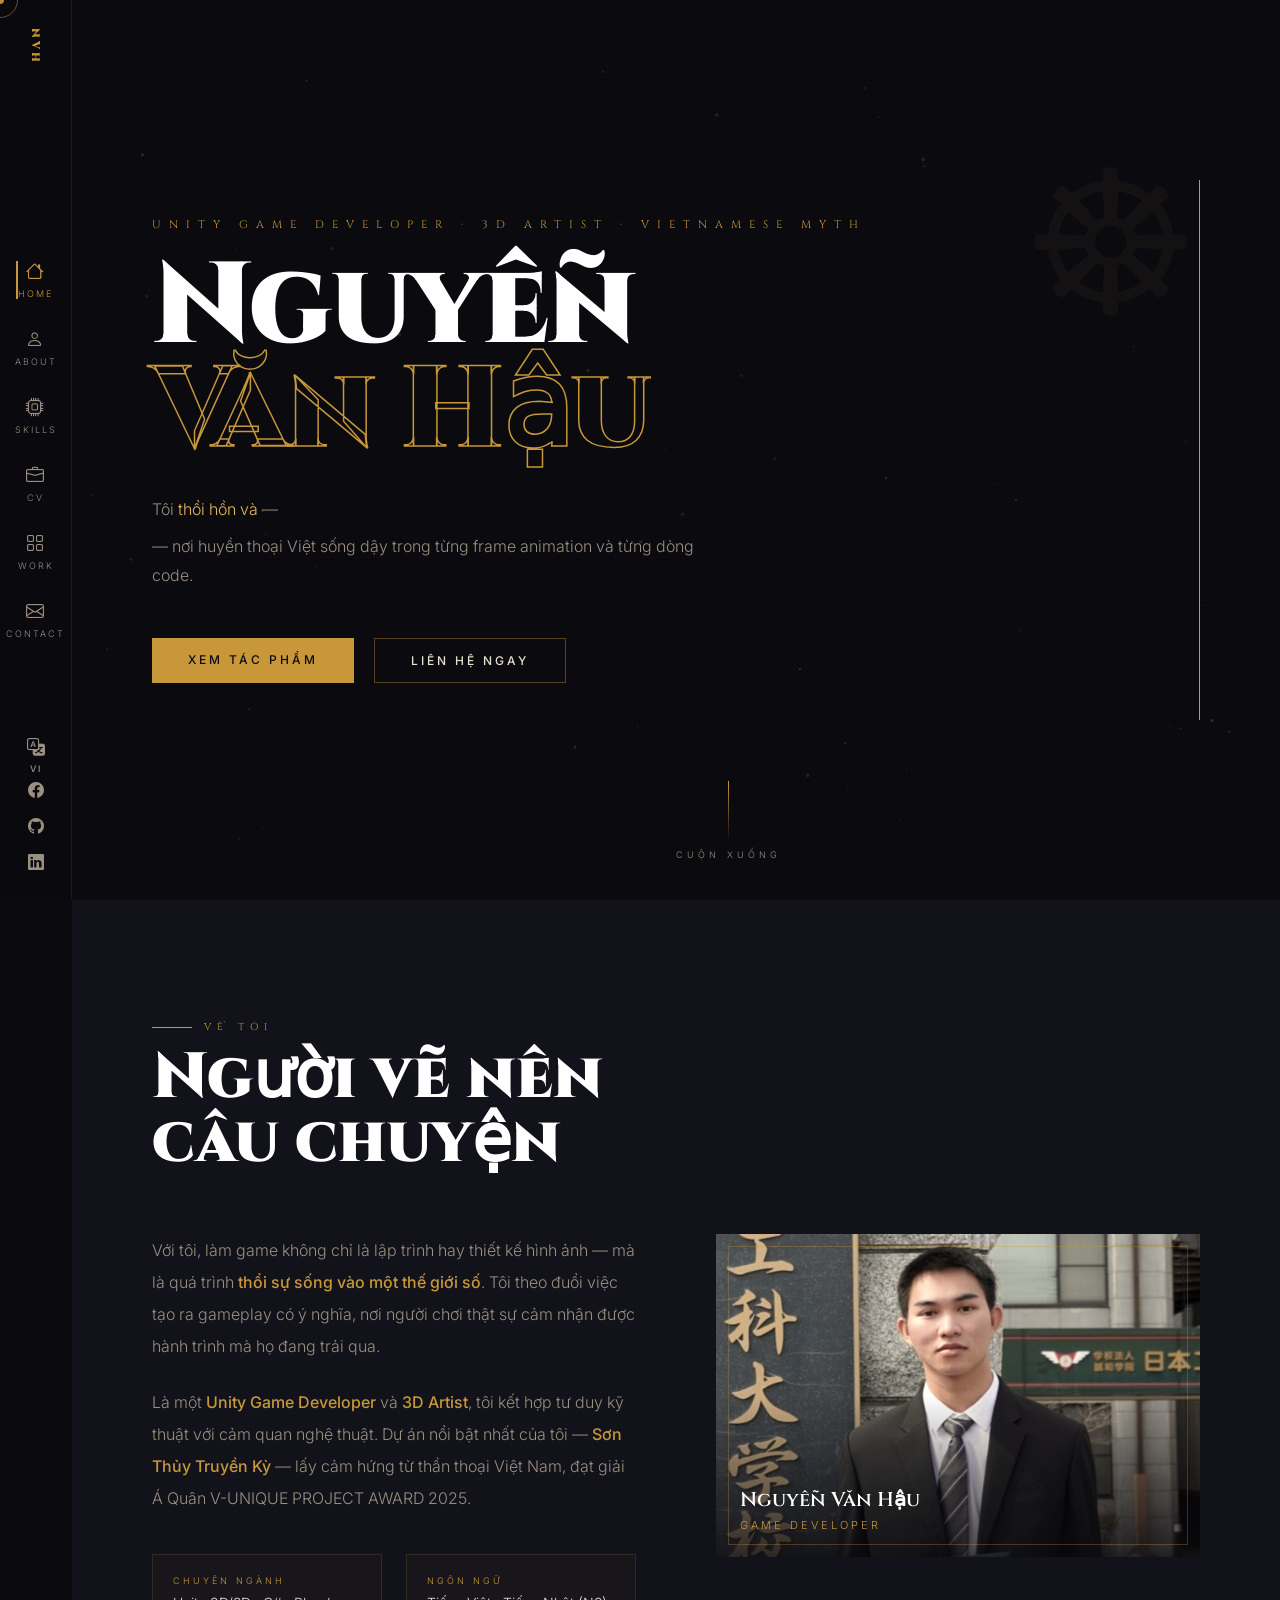
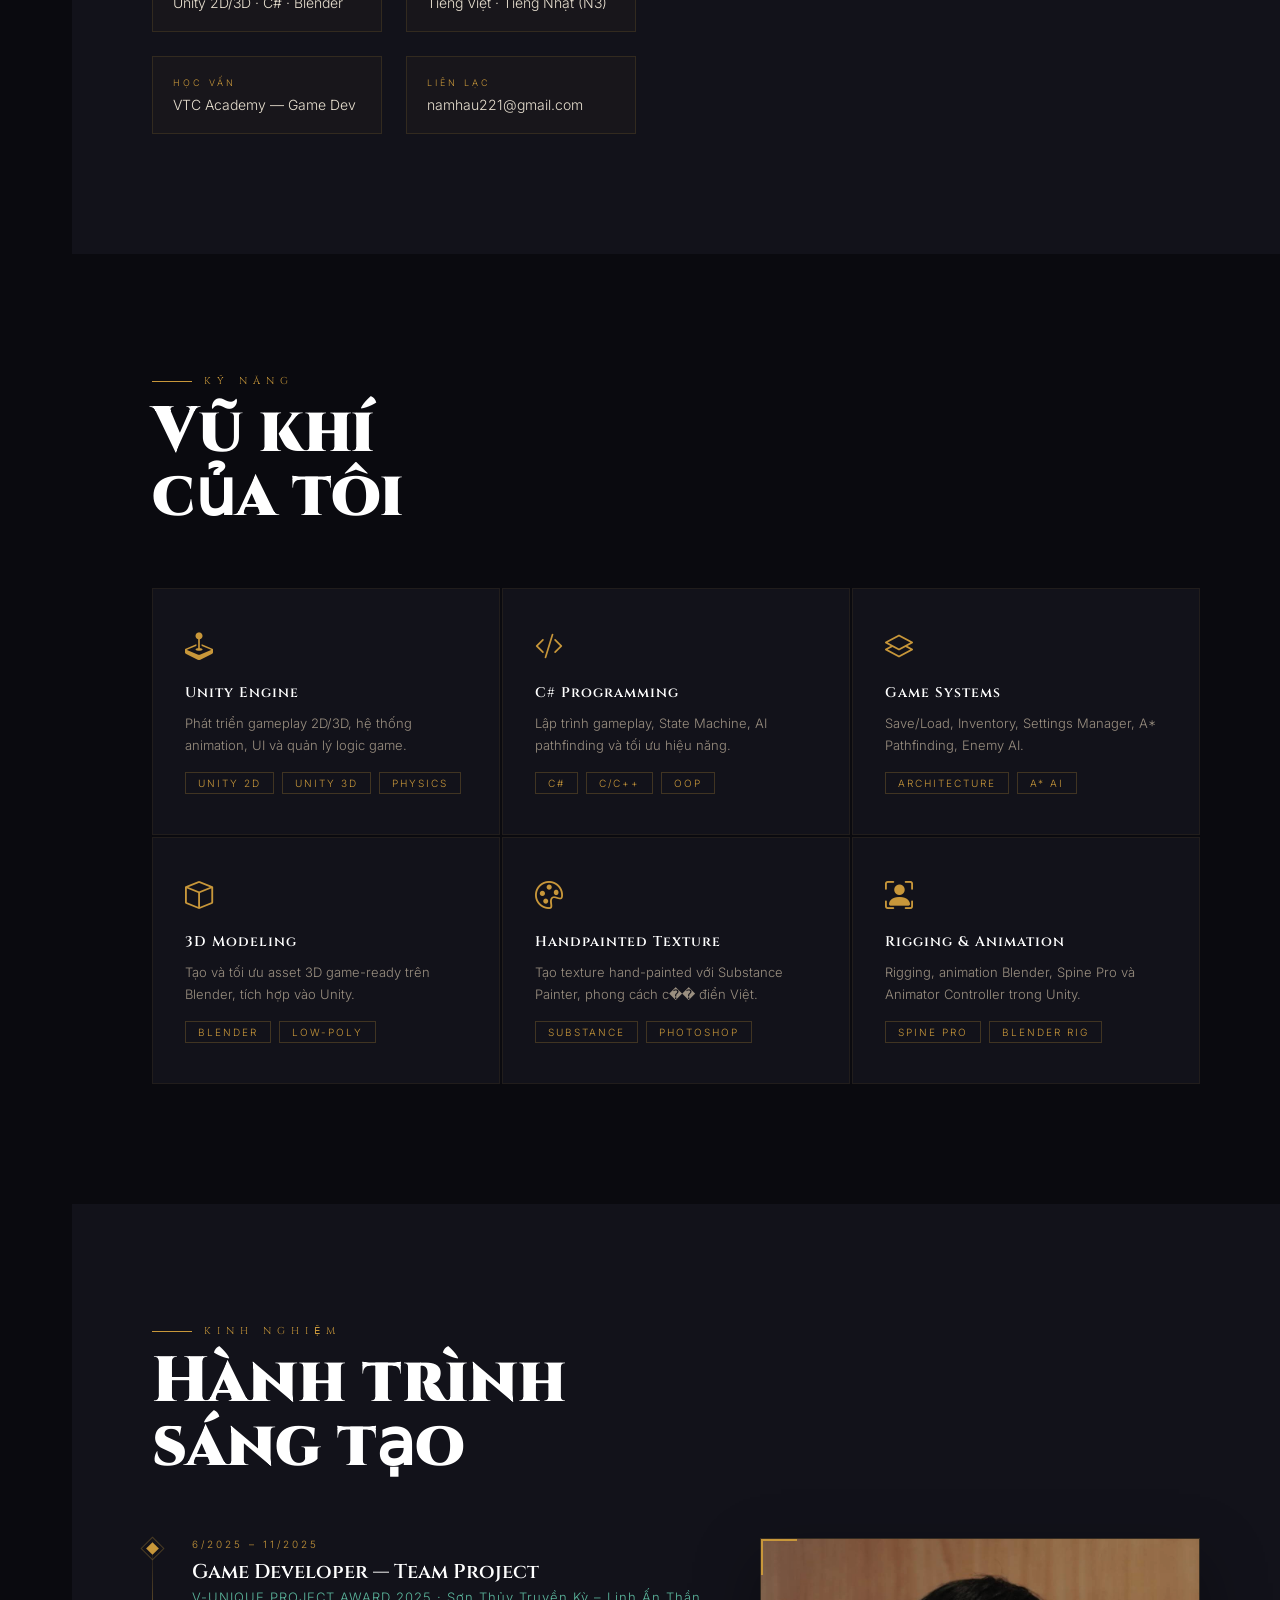
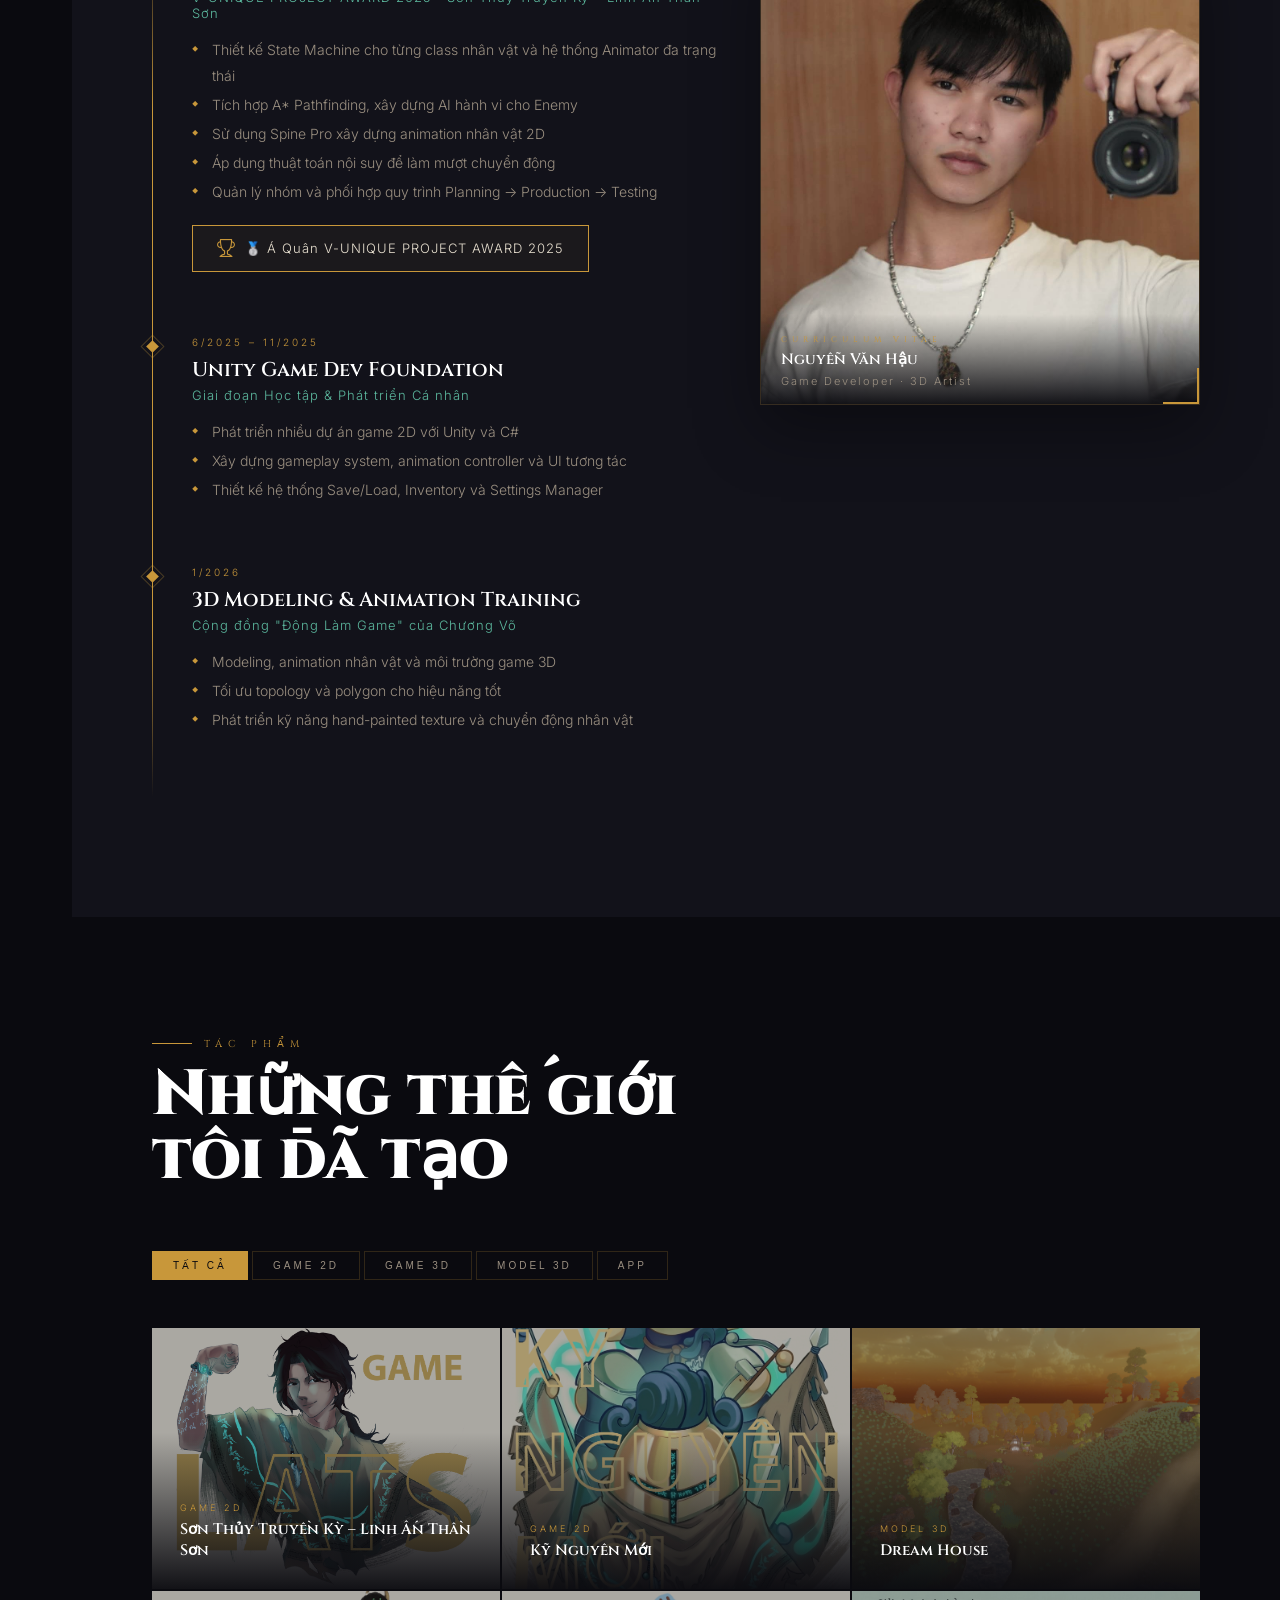
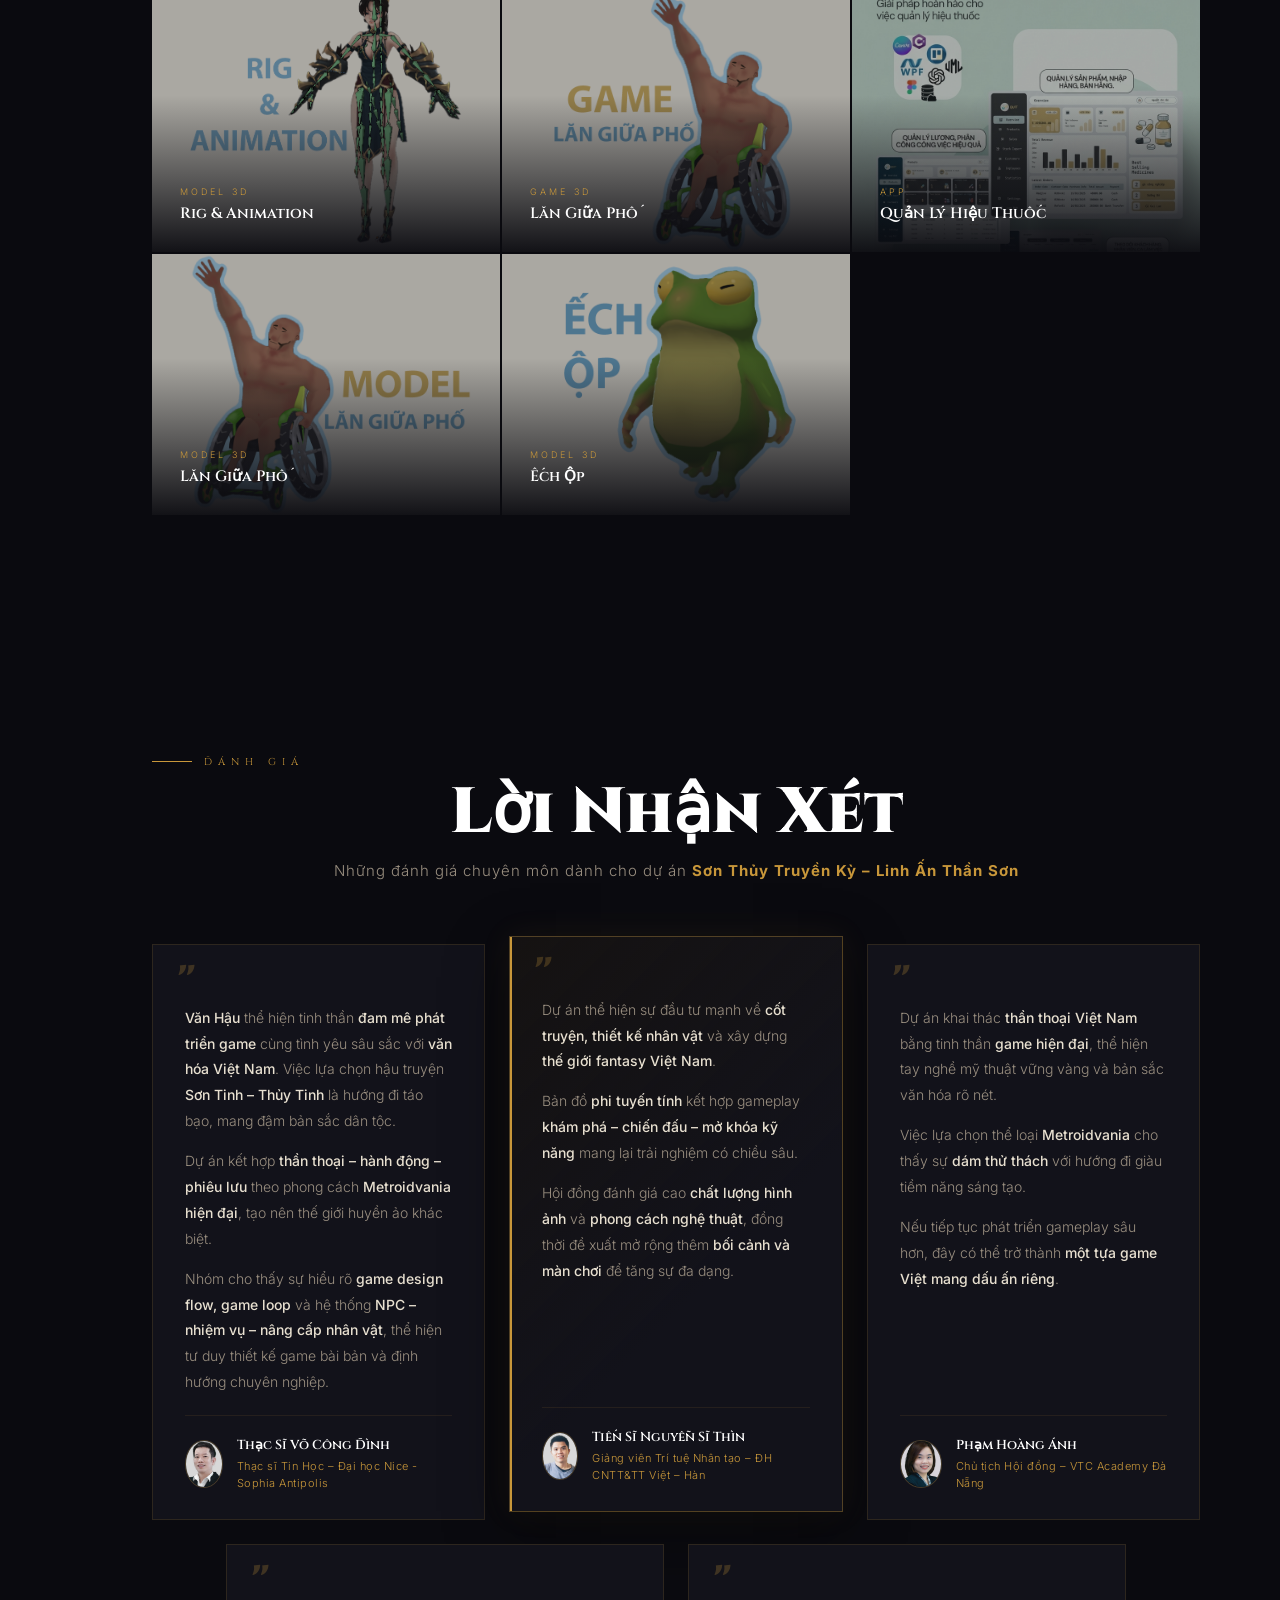
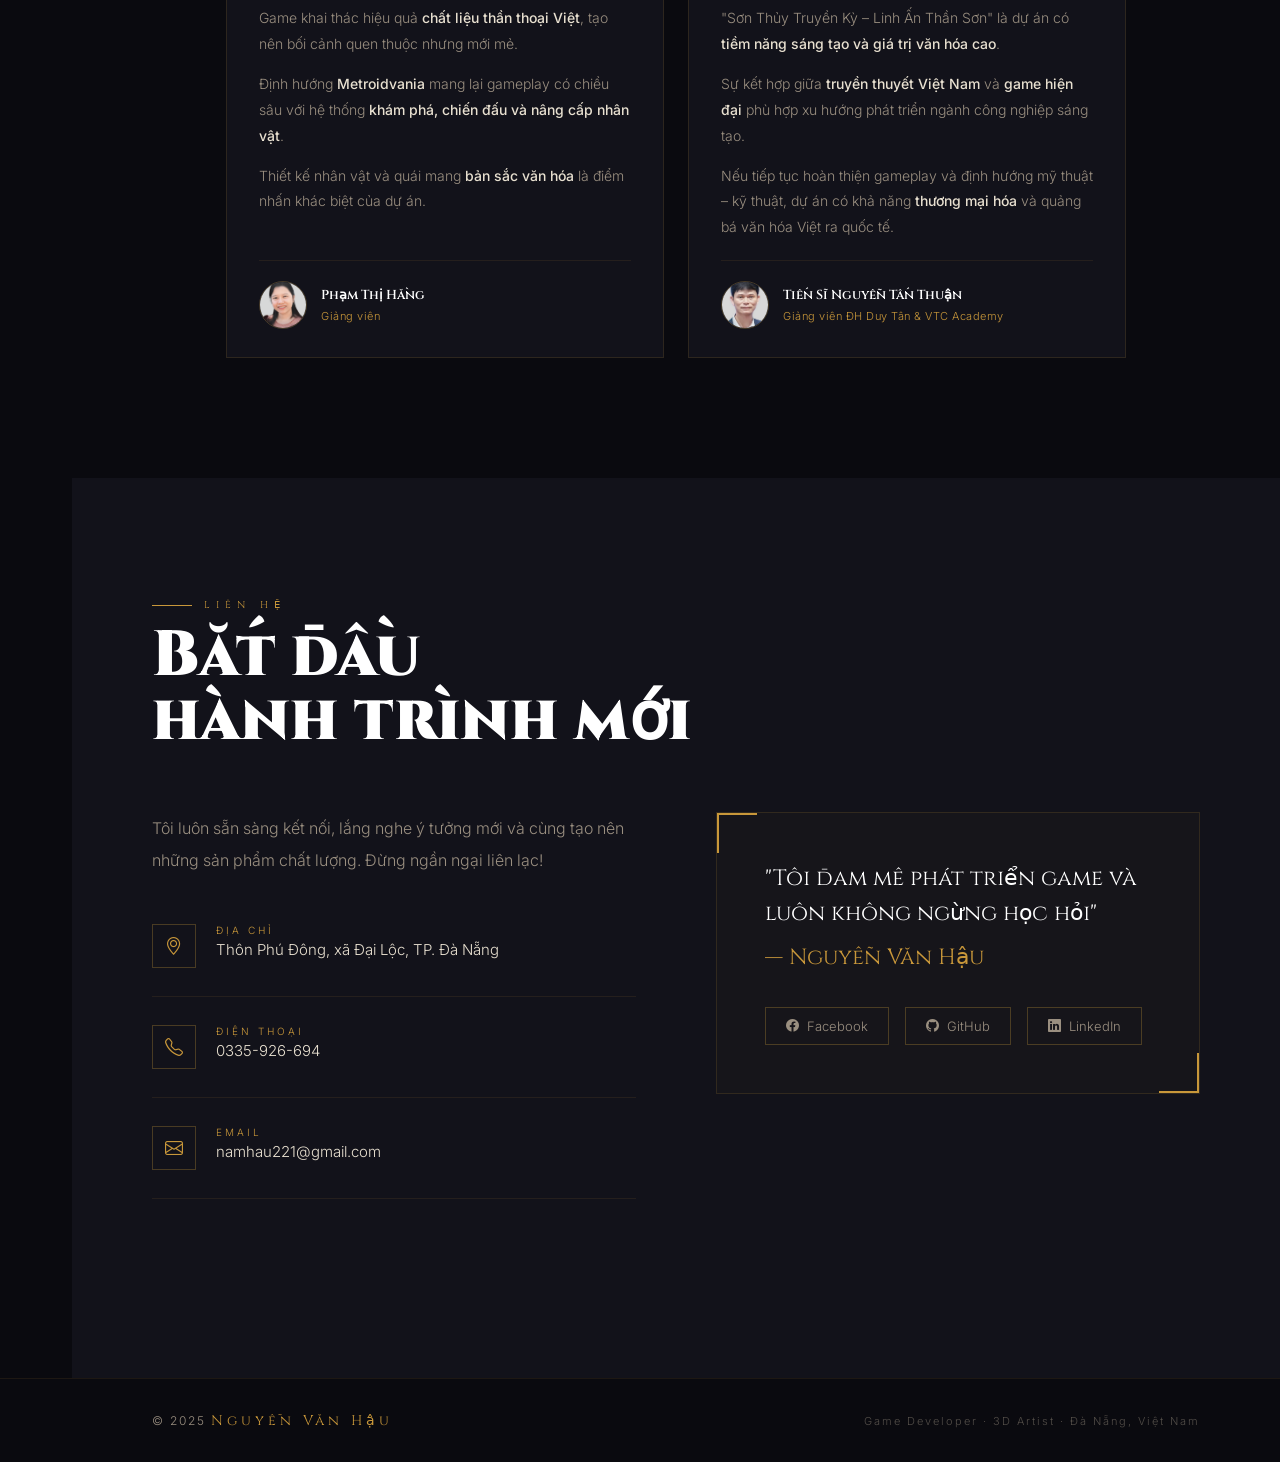
<file: index.html>
<!DOCTYPE html>
<html lang="vi">
<head>
  <meta charset="utf-8">
  <meta name="viewport" content="width=device-width, initial-scale=1.0">
  <title>Nguyễn Văn Hậu — Game Developer & 3D Artist</title>
  <link rel="icon" type="image/png" href="assets/img/code.png">
  <link href="https://fonts.googleapis.com/css2?family=Cinzel:wght@400;600;900&family=Inter:wght@300;400;500&family=Noto+Serif+JP:wght@300;400&display=swap" rel="stylesheet">
  <link href="https://cdn.jsdelivr.net/npm/bootstrap-icons@1.11.0/font/bootstrap-icons.css" rel="stylesheet">
  <style>
    *, *::before, *::after { box-sizing: border-box; margin: 0; padding: 0; }

    :root {
      --ink: #0a0a0f;
      --ink2: #12121a;
      --ink3: #1a1a26;
      --gold: #c8973a;
      --gold2: #e8b85a;
      --jade: #3a8c7a;
      --jade2: #5cb89e;
      --crimson: #8c2a2a;
      --crimson2: #c43c3c;
      --mist: rgba(200,151,58,0.06);
      --text: #e8e0d0;
      --text2: #9a8f80;
      --glow: 0 0 40px rgba(200,151,58,0.15);
    }

    html { scroll-behavior: smooth; }

    body {
      background: var(--ink);
      color: var(--text);
      font-family: 'Inter', sans-serif;
      font-weight: 300;
      overflow-x: hidden;
    }

    /* ── CANVAS BG ── */
    #bg-canvas {
      position: fixed; top: 0; left: 0; width: 100%; height: 100%;
      pointer-events: none; z-index: 0; opacity: 0.5;
    }

    /* ── SIDEBAR NAV ── */
    #nav {
      position: fixed; left: 0; top: 0; height: 100vh; width: 72px;
      background: rgba(10,10,15,0.9);
      border-right: 1px solid rgba(200,151,58,0.12);
      backdrop-filter: blur(20px);
      display: flex; flex-direction: column; align-items: center;
      justify-content: center; gap: 30px; z-index: 100;
      padding: 24px 0;
    }

    .nav-logo {
      position: absolute; top: 28px;
      font-family: 'Cinzel', serif; font-size: 11px; font-weight: 900;
      color: var(--gold); letter-spacing: 3px;
      writing-mode: vertical-rl; text-orientation: mixed;
    }

    .nav-link {
      display: flex; flex-direction: column; align-items: center; gap: 6px;
      color: var(--text2); text-decoration: none;
      font-size: 9px; letter-spacing: 2px; text-transform: uppercase;
      transition: all 0.4s ease; position: relative;
    }

    .nav-link i { font-size: 18px; transition: all 0.4s ease; }

    .nav-link::after {
      content: ''; position: absolute; left: -1px; width: 2px; height: 0;
      background: var(--gold); transition: height 0.4s ease;
      transform: translateX(-50%);
    }

    .nav-link:hover, .nav-link.active { color: var(--gold); }
    .nav-link:hover::after, .nav-link.active::after { height: 100%; }

    .nav-socials {
      position: absolute; bottom: 28px;
      display: flex; flex-direction: column; gap: 16px;
    }

    .nav-socials a { color: var(--text2); font-size: 16px; transition: color 0.3s; }
    .nav-socials a:hover { color: var(--gold); }

    /* ── LANGUAGE SWITCHER ── */
    .lang-switcher {
      position: absolute;
      bottom: 120px;
      display: flex;
      flex-direction: column;
      align-items: center;
    }

    .lang-toggle {
      display: flex; flex-direction: column; align-items: center; gap: 4px;
      background: transparent; border: none; cursor: pointer;
      color: var(--text2); transition: color 0.3s ease;
      padding: 6px;
    }

    .lang-toggle:hover { color: var(--gold); }
    .lang-toggle i { font-size: 18px; }

    .lang-current {
      font-size: 9px; letter-spacing: 2px;
      font-family: 'Inter', sans-serif; font-weight: 500;
    }

    .lang-dropdown {
      position: absolute;
      left: 64px;
      bottom: 0;
      background: rgba(10,10,15,0.97);
      border: 1px solid rgba(200,151,58,0.25);
      backdrop-filter: blur(20px);
      display: flex; flex-direction: column;
      min-width: 130px;
      opacity: 0; pointer-events: none;
      transform: translateX(-8px);
      transition: all 0.3s ease;
      z-index: 200;
    }

    .lang-dropdown.open {
      opacity: 1; pointer-events: all;
      transform: translateX(0);
    }

    .lang-opt {
      display: flex; align-items: center; gap: 10px;
      padding: 12px 16px;
      background: transparent; border: none; cursor: pointer;
      color: var(--text2); font-size: 12px; letter-spacing: 1px;
      font-family: 'Inter', sans-serif;
      transition: all 0.2s ease;
      border-bottom: 1px solid rgba(200,151,58,0.08);
      white-space: nowrap;
    }

    .lang-opt:last-child { border-bottom: none; }
    .lang-opt:hover { color: var(--gold); background: rgba(200,151,58,0.06); }
    .lang-opt.active { color: var(--gold); }

    .lang-opt.active::after {
      content: '◆';
      font-size: 6px; margin-left: auto;
      color: var(--gold);
    }

    .lang-flag { font-size: 16px; }

    /* ── MAIN CONTENT ── */
    main { margin-left: 72px; position: relative; z-index: 1; }

    section { min-height: 100vh; padding: 120px 80px; position: relative; }

    /* ── SECTION HEADINGS ── */
    .section-label {
      font-family: 'Cinzel', serif; font-size: 10px; letter-spacing: 6px;
      color: var(--gold); text-transform: uppercase; margin-bottom: 12px;
      display: flex; align-items: center; gap: 12px;
    }
    .section-label::before {
      content: ''; display: block; width: 40px; height: 1px; background: var(--gold);
    }

    .section-title {
      font-family: 'Cinzel', serif; font-size: clamp(36px, 5vw, 64px);
      font-weight: 900; line-height: 1; color: #fff;
      margin-bottom: 60px;
    }

    /* ── HERO ── */
    #hero {
      display: flex; flex-direction: column; justify-content: center;
      min-height: 100vh; padding: 80px;
      overflow: hidden;
    }

    .hero-eyebrow {
      font-family: 'Cinzel', serif; font-size: 11px; letter-spacing: 8px;
      color: var(--gold); text-transform: uppercase;
      margin-bottom: 24px; opacity: 0;
      animation: fadeUp 1s 0.5s forwards;
    }

    .hero-name {
      font-family: 'Cinzel', serif;
      font-size: clamp(52px, 9vw, 120px);
      font-weight: 900; line-height: 0.9;
      color: #fff; letter-spacing: -2px;
      opacity: 0; animation: fadeUp 1.2s 0.7s forwards;
    }

    .hero-name span {
      display: block; color: transparent;
      -webkit-text-stroke: 1.5px var(--gold);
    }

    .hero-tagline {
      margin-top: 32px; font-size: 16px; color: var(--text2);
      font-weight: 300; max-width: 560px; line-height: 1.8;
      opacity: 0; animation: fadeUp 1s 1s forwards;
    }

    .hero-tagline em { color: var(--gold2); font-style: normal; }

    .hero-cta {
      display: flex; gap: 20px; margin-top: 48px; flex-wrap: wrap;
      opacity: 0; animation: fadeUp 1s 1.3s forwards;
    }

    .btn-primary-art {
      padding: 14px 36px; background: var(--gold);
      color: var(--ink); font-size: 12px; font-weight: 500;
      letter-spacing: 3px; text-transform: uppercase; text-decoration: none;
      border: none; cursor: pointer; position: relative; overflow: hidden;
      transition: all 0.4s ease;
    }

    .btn-primary-art::before {
      content: ''; position: absolute; top: 0; left: -100%;
      width: 100%; height: 100%;
      background: linear-gradient(90deg, transparent, rgba(255,255,255,0.2), transparent);
      transition: left 0.5s ease;
    }

    .btn-primary-art:hover::before { left: 100%; }
    .btn-primary-art:hover { background: var(--gold2); transform: translateY(-2px); }

    .btn-outline-art {
      padding: 14px 36px; background: transparent;
      color: var(--text); font-size: 12px; font-weight: 500;
      letter-spacing: 3px; text-transform: uppercase; text-decoration: none;
      border: 1px solid rgba(200,151,58,0.4); cursor: pointer;
      transition: all 0.4s ease;
    }

    .btn-outline-art:hover {
      border-color: var(--gold); color: var(--gold);
      box-shadow: inset 0 0 20px rgba(200,151,58,0.1);
    }

    .hero-visual-line {
      position: absolute; right: 80px; top: 50%;
      transform: translateY(-50%);
      width: 1px; height: 0; background: var(--gold);
      animation: growLine 1.5s 1.5s forwards;
    }

    .hero-scroll {
      position: absolute; bottom: 40px; left: 50%;
      transform: translateX(-50%);
      display: flex; flex-direction: column; align-items: center; gap: 8px;
      color: var(--text2); font-size: 9px; letter-spacing: 4px;
      text-transform: uppercase; opacity: 0;
      animation: fadeUp 1s 2s forwards;
    }

    .scroll-line {
      width: 1px; height: 60px;
      background: linear-gradient(to bottom, var(--gold), transparent);
      animation: scrollPulse 2s 2s infinite;
    }

    /* ── ABOUT ── */
    #about { background: var(--ink2); }

    .about-grid {
      display: grid; grid-template-columns: 1fr 1fr; gap: 80px; align-items: start;
    }

    .about-text p {
      font-size: 16px; line-height: 2; color: var(--text2); margin-bottom: 24px;
    }

    .about-text p strong { color: var(--gold); font-weight: 500; }

    .about-details {
      display: grid; grid-template-columns: 1fr 1fr; gap: 24px; margin-top: 40px;
    }

    .detail-card {
      padding: 20px; border: 1px solid rgba(200,151,58,0.15);
      background: rgba(200,151,58,0.03);
      transition: all 0.4s ease; position: relative; overflow: hidden;
    }

    .detail-card::before {
      content: ''; position: absolute; top: 0; left: 0;
      width: 2px; height: 0; background: var(--gold);
      transition: height 0.4s ease;
    }

    .detail-card:hover::before { height: 100%; }
    .detail-card:hover { border-color: rgba(200,151,58,0.4); }

    .detail-card-label {
      font-size: 9px; letter-spacing: 3px; color: var(--gold);
      text-transform: uppercase; margin-bottom: 8px;
    }
    .detail-card-value { font-size: 14px; color: var(--text); }

    .profile-frame {
      position: relative; aspect-ratio: 3/2; overflow: hidden;
      max-width: 660px;
    }

    .profile-frame img {
      width: 100%; height: 100%; object-fit: cover;
      filter: sepia(20%) contrast(1.1);
      transition: filter 0.6s ease;
    }

    .profile-frame:hover img { filter: sepia(0%) contrast(1.2); }

    .profile-frame::before {
      content: ''; position: absolute; inset: 0; z-index: 1;
      background: linear-gradient(to bottom, transparent 50%, rgba(10,10,15,0.8));
    }

    .profile-frame::after {
      content: ''; position: absolute; inset: 12px;
      border: 1px solid rgba(200,151,58,0.3); z-index: 2;
      transition: all 0.4s ease;
    }

    .profile-frame:hover::after { inset: 8px; border-color: rgba(200,151,58,0.6); }

    .profile-name-overlay {
      position: absolute; bottom: 24px; left: 24px; z-index: 3;
    }

    .profile-name-overlay h3 {
      font-family: 'Cinzel', serif; font-size: 20px; color: #fff; font-weight: 600;
    }

    .profile-name-overlay span {
      font-size: 11px; letter-spacing: 3px; color: var(--gold); text-transform: uppercase;
    }

    /* ── SKILLS ── */
    #skills { background: var(--ink); }

    .skills-grid {
      display: grid; grid-template-columns: repeat(3, 1fr); gap: 2px;
    }

    .skill-cell {
      padding: 40px 32px; background: var(--ink2);
      border: 1px solid rgba(200,151,58,0.08);
      position: relative; overflow: hidden;
      transition: all 0.5s ease; cursor: default;
    }

    .skill-cell::after {
      content: ''; position: absolute; inset: 0;
      background: radial-gradient(ellipse at center, rgba(200,151,58,0.08) 0%, transparent 70%);
      opacity: 0; transition: opacity 0.5s ease;
    }

    .skill-cell:hover { border-color: rgba(200,151,58,0.3); z-index: 1; }
    .skill-cell:hover::after { opacity: 1; }

    .skill-cell-icon {
      font-size: 28px; color: var(--gold); margin-bottom: 20px;
      display: block;
      animation: iconFloat 4s ease-in-out infinite;
    }

    .skill-cell:nth-child(2) .skill-cell-icon { animation-delay: 0.5s; }
    .skill-cell:nth-child(3) .skill-cell-icon { animation-delay: 1s; }
    .skill-cell:nth-child(4) .skill-cell-icon { animation-delay: 1.5s; }
    .skill-cell:nth-child(5) .skill-cell-icon { animation-delay: 2s; }
    .skill-cell:nth-child(6) .skill-cell-icon { animation-delay: 2.5s; }

    .skill-cell h4 {
      font-family: 'Cinzel', serif; font-size: 14px; font-weight: 600;
      color: #fff; margin-bottom: 10px; letter-spacing: 1px;
    }

    .skill-cell p { font-size: 13px; color: var(--text2); line-height: 1.7; }

    .skill-tags {
      display: flex; flex-wrap: wrap; gap: 8px; margin-top: 16px;
    }

    .skill-tag {
      font-size: 10px; letter-spacing: 2px; padding: 4px 12px;
      border: 1px solid rgba(200,151,58,0.25); color: var(--gold);
      text-transform: uppercase;
    }

    /* ── EXPERIENCE / TIMELINE ── */
    #experience { background: var(--ink2); }

    .timeline { position: relative; padding-left: 40px; }

    .timeline::before {
      content: ''; position: absolute; left: 0; top: 0; bottom: 0;
      width: 1px;
      background: linear-gradient(to bottom, transparent, var(--gold) 20%, var(--gold) 80%, transparent);
    }

    .timeline-item {
      position: relative; margin-bottom: 64px; opacity: 0;
      transform: translateX(-20px);
      transition: opacity 0.6s ease, transform 0.6s ease;
    }

    .timeline-item.visible { opacity: 1; transform: translateX(0); }

    .timeline-dot {
      position: absolute; left: -44px; top: 6px;
      width: 9px; height: 9px; background: var(--gold);
      transform: rotate(45deg);
    }

    .timeline-dot::before {
      content: ''; position: absolute; inset: -4px;
      border: 1px solid rgba(200,151,58,0.3);
    }

    .timeline-period {
      font-size: 10px; letter-spacing: 3px; color: var(--gold);
      text-transform: uppercase; margin-bottom: 8px;
    }

    .timeline-title {
      font-family: 'Cinzel', serif; font-size: 20px; font-weight: 600;
      color: #fff; margin-bottom: 4px;
    }

    .timeline-company {
      font-size: 13px; color: var(--jade2); margin-bottom: 16px; letter-spacing: 1px;
    }

    .timeline-list { list-style: none; }

    .timeline-list li {
      font-size: 14px; color: var(--text2); line-height: 1.8;
      padding-left: 20px; position: relative; margin-bottom: 4px;
    }

    .timeline-list li::before {
      content: '◆'; position: absolute; left: 0;
      font-size: 6px; color: var(--gold); top: 7px;
    }

    .achievement-badge {
      display: inline-flex; align-items: center; gap: 10px;
      padding: 12px 24px; border: 1px solid var(--gold);
      background: rgba(200,151,58,0.05); margin-top: 16px;
    }

    .achievement-badge i { font-size: 18px; color: var(--gold); }

    .achievement-badge span { font-size: 13px; color: var(--text); letter-spacing: 1px; }

    /* ── PORTFOLIO ── */
    #portfolio { background: var(--ink); overflow: hidden; }

    .portfolio-filters {
      display: flex; gap: 4px; margin-bottom: 48px; flex-wrap: wrap;
    }

    .pf-btn {
      padding: 8px 20px; background: transparent;
      color: var(--text2); font-size: 10px; letter-spacing: 3px;
      text-transform: uppercase; border: 1px solid rgba(200,151,58,0.2);
      cursor: pointer; transition: all 0.3s ease;
    }

    .pf-btn:hover, .pf-btn.active {
      color: var(--ink); background: var(--gold); border-color: var(--gold);
    }

    .portfolio-grid {
      display: grid; grid-template-columns: repeat(3, 1fr); gap: 2px;
    }

    .portfolio-card {
      position: relative; aspect-ratio: 4/3; overflow: hidden;
      background: var(--ink2); cursor: pointer;
    }

    .portfolio-card img {
      width: 100%; height: 100%; object-fit: cover;
      transition: transform 0.8s cubic-bezier(0.25, 0.46, 0.45, 0.94);
      filter: brightness(0.7) saturate(0.8);
    }

    .portfolio-card:hover img {
      transform: scale(1.1);
      filter: brightness(0.5) saturate(0.5);
    }

    .portfolio-card-overlay {
      position: absolute; inset: 0;
      display: flex; flex-direction: column; justify-content: flex-end;
      padding: 28px;
      background: linear-gradient(to top, rgba(10,10,15,0.95) 0%, transparent 60%);
    }

    .portfolio-card-hover {
      position: absolute; inset: 0;
      display: flex; align-items: center; justify-content: center;
      opacity: 0; transition: opacity 0.4s ease;
    }

    .portfolio-card:hover .portfolio-card-hover { opacity: 1; }

    .portfolio-card-hover a {
      width: 52px; height: 52px;
      border: 1px solid var(--gold); color: var(--gold);
      display: flex; align-items: center; justify-content: center;
      font-size: 20px; text-decoration: none;
      transform: scale(0.7) rotate(-45deg);
      transition: all 0.4s cubic-bezier(0.34, 1.56, 0.64, 1);
    }

    .portfolio-card:hover .portfolio-card-hover a {
      transform: scale(1) rotate(0deg);
    }

    .portfolio-card-hover a:hover { background: var(--gold); color: var(--ink); }

    .portfolio-card-cat {
      font-size: 9px; letter-spacing: 3px; color: var(--gold);
      text-transform: uppercase; margin-bottom: 6px;
    }

    .portfolio-card-name {
      font-family: 'Cinzel', serif; font-size: 15px; color: #fff; font-weight: 600;
    }

    /* ── REVIEWS ── */
    #reviews { background: var(--ink); }

    .review-card {
      position: relative;
      padding: 36px 32px 28px;
      border: 1px solid rgba(200,151,58,0.15);
      background: var(--ink2);
      display: flex; flex-direction: column; gap: 20px;
      transition: all 0.4s ease;
      overflow: hidden;
    }

    .review-card::before {
      content: ''; position: absolute; top: 0; left: 0;
      width: 2px; height: 0; background: var(--gold);
      transition: height 0.4s ease;
    }

    .review-card:hover::before { height: 100%; }
    .review-card:hover { border-color: rgba(200,151,58,0.35); transform: translateY(-4px); }

    .review-card--featured {
      border-color: rgba(200,151,58,0.35);
      background: linear-gradient(135deg, rgba(200,151,58,0.06) 0%, var(--ink2) 60%);
      transform: translateY(-8px);
      box-shadow: 0 20px 60px rgba(0,0,0,0.4), 0 0 30px rgba(200,151,58,0.08);
    }

    .review-card--featured::before { height: 100%; }

    .review-quote-icon {
      font-family: 'Cinzel', serif;
      font-size: 48px; line-height: 1;
      color: rgba(200,151,58,0.25);
      font-weight: 900;
      position: absolute; top: 16px; left: 24px;
    }

    .review-body { padding-top: 24px; }

    .review-body p {
      font-size: 14px; color: var(--text2);
      line-height: 1.85; margin-bottom: 14px;
    }

    .review-body p:last-child { margin-bottom: 0; }
    .review-body strong { color: var(--text); font-weight: 500; }

    .review-author {
      display: flex; gap: 14px; align-items: center;
      padding-top: 20px;
      border-top: 1px solid rgba(200,151,58,0.1);
      margin-top: auto;
    }

    .review-author img {
      width: 48px; height: 48px; border-radius: 50%;
      object-fit: cover;
      border: 1px solid rgba(200,151,58,0.3);
      filter: grayscale(20%);
    }

    .review-author-name {
      font-family: 'Cinzel', serif;
      font-size: 13px; font-weight: 600; color: #fff;
      margin-bottom: 4px;
    }

    .review-author-role {
      font-size: 11px; color: var(--gold);
      letter-spacing: 0.5px; line-height: 1.5;
    }

    /* ── CONTACT ── */
    #contact { background: var(--ink2); }

    .contact-grid {
      display: grid; grid-template-columns: 1fr 1fr; gap: 80px; align-items: start;
    }

    .contact-intro {
      font-size: 16px; color: var(--text2); line-height: 2; margin-bottom: 48px;
    }

    .contact-items { display: flex; flex-direction: column; gap: 28px; }

    .contact-item {
      display: flex; gap: 20px; align-items: flex-start;
      padding-bottom: 28px; border-bottom: 1px solid rgba(200,151,58,0.1);
    }

    .contact-item-icon {
      width: 44px; height: 44px; border: 1px solid rgba(200,151,58,0.3);
      display: flex; align-items: center; justify-content: center;
      color: var(--gold); font-size: 18px; flex-shrink: 0;
      transition: all 0.3s ease;
    }

    .contact-item:hover .contact-item-icon { background: var(--gold); color: var(--ink); }

    .contact-item-label {
      font-size: 10px; letter-spacing: 3px; color: var(--gold);
      text-transform: uppercase; margin-bottom: 4px;
    }
    .contact-item-value { font-size: 15px; color: var(--text); }

    .contact-right {
      padding: 48px; border: 1px solid rgba(200,151,58,0.15);
      background: rgba(200,151,58,0.02); position: relative;
    }

    .contact-right::before {
      content: ''; position: absolute; top: 0; left: 0;
      width: 40px; height: 40px;
      border-top: 2px solid var(--gold); border-left: 2px solid var(--gold);
    }

    .contact-right::after {
      content: ''; position: absolute; bottom: 0; right: 0;
      width: 40px; height: 40px;
      border-bottom: 2px solid var(--gold); border-right: 2px solid var(--gold);
    }

    .contact-quote {
      font-family: 'Cinzel', serif; font-size: 22px; font-weight: 400;
      color: #fff; line-height: 1.6; margin-bottom: 32px;
    }

    .contact-quote em { color: var(--gold); font-style: normal; display: block; margin-top: 8px; }

    .social-row { display: flex; gap: 16px; flex-wrap: wrap; }

    .social-btn {
      padding: 10px 20px; border: 1px solid rgba(200,151,58,0.3);
      color: var(--text2); font-size: 13px; text-decoration: none;
      display: flex; align-items: center; gap: 8px;
      transition: all 0.3s ease;
    }

    .social-btn:hover { border-color: var(--gold); color: var(--gold); }

    /* ── FOOTER ── */
    footer {
      background: var(--ink);
      border-top: 1px solid rgba(200,151,58,0.1);
      padding: 32px 80px 32px 152px;
      display: flex; justify-content: space-between; align-items: center;
    }

    footer p { font-size: 12px; color: var(--text2); letter-spacing: 2px; }

    footer .footer-name {
      font-family: 'Cinzel', serif; font-size: 14px;
      color: var(--gold); letter-spacing: 4px;
    }

    /* ── CURSOR ── */
    .cursor {
      width: 8px; height: 8px; background: var(--gold);
      border-radius: 50%; position: fixed; pointer-events: none;
      z-index: 9999; transform: translate(-50%, -50%);
      transition: width 0.3s, height 0.3s, background 0.3s, opacity 0.3s;
      mix-blend-mode: difference;
    }

    .cursor-ring {
      width: 36px; height: 36px;
      border: 1px solid rgba(200,151,58,0.5);
      border-radius: 50%; position: fixed; pointer-events: none;
      z-index: 9998; transform: translate(-50%, -50%);
      transition: all 0.15s ease;
    }

    body.touch-device .cursor,
    body.touch-device .cursor-ring {
      opacity: 0;
    }

    body.touch-device::before,
    body.touch-device::after {
      content: '';
      position: fixed;
      pointer-events: none;
      z-index: 1;
    }

    body.touch-device::before {
      right: -14vw;
      bottom: 10vh;
      width: min(34vw, 280px);
      height: min(34vw, 280px);
      background: radial-gradient(circle, rgba(200,151,58,0.18) 0%, rgba(200,151,58,0.05) 42%, transparent 72%);
      filter: blur(10px);
      animation: touchAuraFloat 8s ease-in-out infinite;
    }

    body.touch-device::after {
      left: -10vw;
      bottom: 6vh;
      width: min(26vw, 220px);
      height: min(26vw, 220px);
      border: 1px solid rgba(200,151,58,0.14);
      border-radius: 50%;
      opacity: 0.5;
      animation: touchAuraPulse 7s ease-in-out infinite;
    }

    /* ── EXPERIENCE LAYOUT ── */
    .exp-layout {
      display: grid;
      grid-template-columns: minmax(0, 1fr) fit-content(540px);
      gap: 48px;
      align-items: start;
    }

    /* ── CV IMAGE BLOCK ── */
    .cv-image-block {
      display: flex;
      flex-direction: column;
      align-items: center;
      width: min(100%, 540px);
      justify-self: center;
      position: sticky;
      top: 88px;
    }

    .cv-frame {
      position: relative;
      width: 100%;
      margin: 0 auto;
      border: 1px solid rgba(200,151,58,0.2);
      background: var(--ink2);
      overflow: hidden;
      box-shadow: 0 24px 60px rgba(0,0,0,0.35);
    }

    /* Corner brackets */
    .cv-frame::before {
      content: '';
      position: absolute; top: 0; left: 0;
      width: 36px; height: 36px;
      border-top: 2px solid var(--gold);
      border-left: 2px solid var(--gold);
      z-index: 3;
    }

    .cv-frame::after {
      content: '';
      position: absolute; bottom: 0; right: 0;
      width: 36px; height: 36px;
      border-bottom: 2px solid var(--gold);
      border-right: 2px solid var(--gold);
      z-index: 3;
    }

    .cv-frame img {
      width: 100%;
      display: block;
      object-fit: cover;
      filter: sepia(15%) contrast(1.05);
      transition: filter 0.6s ease, transform 0.6s ease;
    }

    .cv-frame:hover img {
      filter: sepia(0%) contrast(1.1);
      transform: scale(1.02);
    }

    /* Overlay label at bottom of CV image */
    .cv-frame-label {
      position: absolute;
      bottom: 0; left: 0; right: 0;
      padding: 20px 20px 16px;
      background: linear-gradient(to top, rgba(10,10,15,0.95) 0%, transparent 100%);
      display: flex;
      flex-direction: column;
      gap: 4px;
      z-index: 2;
    }

    .cv-frame-label-top {
      font-family: 'Cinzel', serif;
      font-size: 8px;
      letter-spacing: 5px;
      color: var(--gold);
      text-transform: uppercase;
    }

    .cv-frame-label-name {
      font-family: 'Cinzel', serif;
      font-size: 15px;
      font-weight: 600;
      color: #fff;
    }

    .cv-frame-label-sub {
      font-size: 11px;
      letter-spacing: 2px;
      color: var(--text2);
    }

    .cv-dl-btn {
      font-size: 11px !important;
      padding: 10px 28px !important;
      letter-spacing: 2px !important;
    }

    /* Responsive */
    @media (max-width: 1100px) {
      .exp-layout {
        grid-template-columns: 1fr;
      }
      .cv-image-block {
        position: static;
        max-width: 360px;
        width: 100%;
        align-items: center;
        margin: 0 auto;
      }
    }

    @media (min-width: 1101px) and (max-width: 1399px) {
      .exp-layout {
        grid-template-columns: minmax(0, 1fr) fit-content(440px);
        gap: 36px;
      }

      .cv-image-block {
        width: min(100%, 440px);
      }
    }

    @media (max-height: 760px) and (min-width: 641px) {
      #nav {
        gap: 20px;
      }

      .nav-socials {
        display: none;
      }

      .lang-switcher {
        bottom: 28px;
      }
    }

    /* ── ANIMATIONS ── */
    @keyframes fadeUp {
      from { opacity: 0; transform: translateY(30px); }
      to   { opacity: 1; transform: translateY(0); }
    }

    @keyframes growLine {
      from { height: 0; }
      to   { height: 60%; }
    }

    @keyframes scrollPulse {
      0%, 100% { opacity: 1; transform: scaleY(1); }
      50%       { opacity: 0.3; transform: scaleY(0.5); }
    }

    @keyframes iconFloat {
      0%, 100% { transform: translateY(0); }
      50%       { transform: translateY(-6px); }
    }

    @keyframes touchAuraFloat {
      0%, 100% { transform: translate3d(0, 0, 0) scale(1); }
      50% { transform: translate3d(-4vw, -2vh, 0) scale(1.08); }
    }

    @keyframes touchAuraPulse {
      0%, 100% { transform: scale(0.92); opacity: 0.25; }
      50% { transform: scale(1.08); opacity: 0.55; }
    }

    /* ── SCROLL REVEAL ── */
    .reveal {
      opacity: 0; transform: translateY(40px);
      transition: opacity 0.8s ease, transform 0.8s ease;
    }

    .reveal.visible { opacity: 1; transform: translateY(0); }

    /* ── ORNAMENT ── */
    .lotus-ornament {
      position: absolute; right: 80px; top: 120px; opacity: 0.05;
      font-size: 200px; color: var(--gold); pointer-events: none;
      animation: iconFloat 8s ease-in-out infinite;
    }

    /* ── RESPONSIVE ── */
    @media (max-width: 992px) {
      section { padding: 80px 40px; }
      .about-grid, .contact-grid { grid-template-columns: 1fr; gap: 48px; }
      .skills-grid { grid-template-columns: 1fr 1fr; }
      .portfolio-grid { grid-template-columns: 1fr 1fr; }
      .reviews-row3, .reviews-row2 { grid-template-columns: 1fr !important; }
      .review-card--featured { transform: translateY(0); }
      footer { padding-left: 112px; }
    }

    @media (max-width: 640px) {
      main { margin-left: 0; padding-top: 72px; }
      #nav {
        height: 72px; width: 100%; top: 0;
          flex-direction: row; justify-content: space-evenly; gap: 0; padding: 0 52px 0 0;
        border-right: none; border-bottom: 1px solid rgba(200,151,58,0.12);
      }
      .nav-logo, .nav-socials { display: none; }
      .nav-link { min-height: 72px; padding: 0 6px; justify-content: center; }
      .nav-link span { display: none; }
        .lang-switcher {
          position: absolute;
          top: 0;
          right: 0;
          bottom: auto;
          width: 52px;
          height: 72px;
          display: flex;
          align-items: center;
          justify-content: center;
        }
        .lang-toggle { min-height: 72px; min-width: 52px; justify-content: center; }
      .lang-dropdown { position: fixed; top: 72px; right: 0; left: auto; bottom: auto; transform: translateY(-4px); }
      .lang-dropdown.open { transform: translateY(0); }
      section { padding: 60px 24px; }
      .skills-grid, .portfolio-grid { grid-template-columns: 1fr; }
      footer { flex-direction: column; gap: 12px; padding: 24px; }
    }
  </style>
</head>
<body>

<canvas id="bg-canvas"></canvas>
<div class="cursor" id="cursor"></div>
<div class="cursor-ring" id="cursor-ring"></div>

<!-- ── SIDEBAR NAV ── -->
<nav id="nav">
  <span class="nav-logo">NVH</span>

  <a href="#hero"       class="nav-link active" data-section="hero">
    <i class="bi bi-house"></i><span>Home</span>
  </a>
  <a href="#about"      class="nav-link" data-section="about">
    <i class="bi bi-person"></i><span>About</span>
  </a>
  <a href="#skills"     class="nav-link" data-section="skills">
    <i class="bi bi-cpu"></i><span>Skills</span>
  </a>
  <a href="#experience" class="nav-link" data-section="experience">
    <i class="bi bi-briefcase"></i><span>CV</span>
  </a>
  <a href="#portfolio"  class="nav-link" data-section="portfolio">
    <i class="bi bi-grid"></i><span>Work</span>
  </a>
  <!-- <a href="#reviews"    class="nav-link" data-section="reviews">
    <i class="bi bi-chat-quote"></i><span>Review</span>
  </a> -->
  <a href="#contact"    class="nav-link" data-section="contact">
    <i class="bi bi-envelope"></i><span>Contact</span>
  </a>

  <!-- Language Switcher -->
  <div class="lang-switcher" id="lang-switcher">
    <button class="lang-toggle" id="lang-toggle" title="Language">
      <i class="bi bi-translate"></i>
      <span class="lang-current">VI</span>
    </button>
    <div class="lang-dropdown" id="lang-dropdown">
      <button class="lang-opt active" data-lang="vi">
        <span class="lang-flag">🇻🇳</span><span>Việt</span>
      </button>
      <button class="lang-opt" data-lang="en">
        <span class="lang-flag">🇬🇧</span><span>English</span>
      </button>
      <button class="lang-opt" data-lang="ja">
        <span class="lang-flag">🇯🇵</span><span>日本語</span>
      </button>
    </div>
  </div>

  <div class="nav-socials">
    <a href="https://www.facebook.com/22nguyenvanhau" target="_blank"><i class="bi bi-facebook"></i></a>
    <a href="https://github.com/Ga-Mo221"             target="_blank"><i class="bi bi-github"></i></a>
    <a href="https://www.linkedin.com/in/hậu-nguyễn-b97a9b3bb/" target="_blank"><i class="bi bi-linkedin"></i></a>
  </div>
</nav>

<main>

  <!-- ── HERO ── -->
  <section id="hero">
    <div class="lotus-ornament">☸</div>
    <div class="hero-eyebrow" id="hero-eyebrow">Unity Game Developer · 3D Artist · Vietnamese Myth</div>
    <h1 class="hero-name">
      Nguyễn
      <span>Văn Hậu</span>
    </h1>
    <p class="hero-tagline" id="hero-tagline">
      Tôi <em id="typed-text"></em> —<br>
      <span id="hero-tagline-line2" style="display:block; margin-top:8px;">— nơi huyền thoại Việt sống dậy trong từng frame animation và từng dòng code.</span>
    </p>
    <div class="hero-cta">
      <a href="#portfolio" class="btn-primary-art" id="hero-btn1">Xem Tác Phẩm</a>
      <a href="#contact"   class="btn-outline-art" id="hero-btn2">Liên Hệ Ngay</a>
    </div>
    <div class="hero-visual-line"></div>
    <div class="hero-scroll" id="hero-scroll">
      <div class="scroll-line"></div>
      Cuộn xuống
    </div>
  </section>

  <!-- ── ABOUT ── -->
  <section id="about">
    <div class="section-label" id="about-label">Về Tôi</div>
    <h2 class="section-title reveal" id="about-title">Người vẽ nên<br>câu chuyện</h2>
    <div class="about-grid">
      <div class="about-text reveal">
        <p id="about-p1">Với tôi, làm game không chỉ là lập trình hay thiết kế hình ảnh — mà là quá trình <strong>thổi sự sống vào một thế giới số</strong>. Tôi theo đuổi việc tạo ra gameplay có ý nghĩa, nơi người chơi thật sự cảm nhận được hành trình mà họ đang trải qua.</p>
        <p id="about-p2">Là một <strong>Unity Game Developer</strong> và <strong>3D Artist</strong>, tôi kết hợp tư duy kỹ thuật với cảm quan nghệ thuật. Dự án nổi bật nhất của tôi — <strong>Sơn Thủy Truyền Kỳ</strong> — lấy cảm hứng từ thần thoại Việt Nam, đạt giải Á Quân V-UNIQUE PROJECT AWARD 2025.</p>
        <div class="about-details">
          <div class="detail-card">
            <div class="detail-card-label" id="detail-major-label">Chuyên Ngành</div>
            <div class="detail-card-value" id="detail-major-val">Unity 2D/3D · C# · Blender</div>
          </div>
          <div class="detail-card">
            <div class="detail-card-label" id="detail-lang-label">Ngôn Ngữ</div>
            <div class="detail-card-value" id="detail-lang-val">Tiếng Việt · Tiếng Nhật (N3)</div>
          </div>
          <div class="detail-card">
            <div class="detail-card-label" id="detail-edu-label">Học Vấn</div>
            <div class="detail-card-value" id="detail-edu-val">VTC Academy — Game Dev</div>
          </div>
          <div class="detail-card">
            <div class="detail-card-label" id="detail-contact-label">Liên Lạc</div>
            <div class="detail-card-value" id="detail-contact-val">namhau221@gmail.com</div>
          </div>
        </div>
      </div>
      <div class="profile-frame reveal" style="transition-delay:0.2s;">
        <img src="assets/img/profile/NguyenVanHau_2.JPG" alt="Nguyễn Văn Hậu">
        <div class="profile-name-overlay">
          <h3>Nguyễn Văn Hậu</h3>
          <span id="profile-title">Game Developer</span>
        </div>
      </div>
    </div>
  </section>

  <!-- ── SKILLS ── -->
  <section id="skills">
    <div class="section-label" id="skills-label">Kỹ Năng</div>
    <h2 class="section-title reveal" id="skills-title">Vũ khí<br>của tôi</h2>
    <div class="skills-grid">
      <div class="skill-cell reveal">
        <i class="bi bi-joystick skill-cell-icon"></i>
        <h4 id="skill1-title">Unity Engine</h4>
        <p  id="skill1-desc">Phát triển gameplay 2D/3D, hệ thống animation, UI và quản lý logic game.</p>
        <div class="skill-tags">
          <span class="skill-tag">Unity 2D</span>
          <span class="skill-tag">Unity 3D</span>
          <span class="skill-tag">Physics</span>
        </div>
      </div>
      <div class="skill-cell reveal" style="transition-delay:0.1s">
        <i class="bi bi-code-slash skill-cell-icon"></i>
        <h4 id="skill2-title">C# Programming</h4>
        <p  id="skill2-desc">Lập trình gameplay, State Machine, AI pathfinding và tối ưu hiệu năng.</p>
        <div class="skill-tags">
          <span class="skill-tag">C#</span>
          <span class="skill-tag">C/C++</span>
          <span class="skill-tag">OOP</span>
        </div>
      </div>
      <div class="skill-cell reveal" style="transition-delay:0.2s">
        <i class="bi bi-layers skill-cell-icon"></i>
        <h4 id="skill3-title">Game Systems</h4>
        <p  id="skill3-desc">Save/Load, Inventory, Settings Manager, A* Pathfinding, Enemy AI.</p>
        <div class="skill-tags">
          <span class="skill-tag">Architecture</span>
          <span class="skill-tag">A* AI</span>
        </div>
      </div>
      <div class="skill-cell reveal" style="transition-delay:0.3s">
        <i class="bi bi-box skill-cell-icon"></i>
        <h4 id="skill4-title">3D Modeling</h4>
        <p  id="skill4-desc">Tạo và tối ưu asset 3D game-ready trên Blender, tích hợp vào Unity.</p>
        <div class="skill-tags">
          <span class="skill-tag">Blender</span>
          <span class="skill-tag">Low-poly</span>
        </div>
      </div>
      <div class="skill-cell reveal" style="transition-delay:0.4s">
        <i class="bi bi-palette skill-cell-icon"></i>
        <h4 id="skill5-title">Handpainted Texture</h4>
        <p  id="skill5-desc">Tạo texture hand-painted với Substance Painter, phong cách c�� điển Việt.</p>
        <div class="skill-tags">
          <span class="skill-tag">Substance</span>
          <span class="skill-tag">Photoshop</span>
        </div>
      </div>
      <div class="skill-cell reveal" style="transition-delay:0.5s">
        <i class="bi bi-person-bounding-box skill-cell-icon"></i>
        <h4 id="skill6-title">Rigging & Animation</h4>
        <p  id="skill6-desc">Rigging, animation Blender, Spine Pro và Animator Controller trong Unity.</p>
        <div class="skill-tags">
          <span class="skill-tag">Spine Pro</span>
          <span class="skill-tag">Blender Rig</span>
        </div>
      </div>
    </div>
  </section>

  <!-- ── EXPERIENCE ── -->
  <section id="experience">

    <div class="art-divider">
      <div class="art-divider-line"></div>
      <div class="art-divider-ornament"></div>
      <div class="art-divider-line"></div>
    </div>

    <div class="section-label">
      <span id="exp-label">Kinh Nghiệm</span>
    </div>
    <h2 class="section-title reveal" id="exp-title">Hành trình<br>sáng tạo</h2>

    <!-- TWO-COLUMN LAYOUT: Timeline + CV Image -->
    <div class="exp-layout">

      <!-- TIMELINE (left) -->
      <div class="timeline">

        <div class="timeline-item">
          <div class="timeline-dot"></div>
          <div class="timeline-period" id="exp1-period">6/2025 – 11/2025</div>
          <div class="timeline-title" id="exp1-title">Game Developer — Team Project</div>
          <div class="timeline-company" id="exp1-company">V-UNIQUE PROJECT AWARD 2025 · Sơn Thủy Truyền Kỳ – Linh Ấn Thần Sơn</div>
          <ul class="timeline-list">
            <li id="exp1-li1">Thiết kế State Machine cho từng class nhân vật và hệ thống Animator đa trạng thái</li>
            <li id="exp1-li2">Tích hợp A* Pathfinding, xây dựng AI hành vi cho Enemy</li>
            <li id="exp1-li3">Sử dụng Spine Pro xây dựng animation nhân vật 2D</li>
            <li id="exp1-li4">Áp dụng thuật toán nội suy để làm mượt chuyển động</li>
            <li id="exp1-li5">Quản lý nhóm và phối hợp quy trình Planning → Production → Testing</li>
          </ul>
          <div class="achievement-badge">
            <i class="bi bi-trophy"></i>
            <span id="exp1-badge">🥈 Á Quân V-UNIQUE PROJECT AWARD 2025</span>
          </div>
        </div>

        <div class="timeline-item">
          <div class="timeline-dot"></div>
          <div class="timeline-period" id="exp2-period">6/2025 – 11/2025</div>
          <div class="timeline-title" id="exp2-title">Unity Game Dev Foundation</div>
          <div class="timeline-company" id="exp2-company">Giai đoạn Học tập & Phát triển Cá nhân</div>
          <ul class="timeline-list">
            <li id="exp2-li1">Phát triển nhiều dự án game 2D với Unity và C#</li>
            <li id="exp2-li2">Xây dựng gameplay system, animation controller và UI tương tác</li>
            <li id="exp2-li3">Thiết kế hệ thống Save/Load, Inventory và Settings Manager</li>
          </ul>
        </div>

        <div class="timeline-item">
          <div class="timeline-dot"></div>
          <div class="timeline-period" id="exp3-period">1/2026</div>
          <div class="timeline-title" id="exp3-title">3D Modeling & Animation Training</div>
          <div class="timeline-company" id="exp3-company">Cộng đồng "Động Làm Game" của Chương Võ</div>
          <ul class="timeline-list">
            <li id="exp3-li1">Modeling, animation nhân vật và môi trường game 3D</li>
            <li id="exp3-li2">Tối ưu topology và polygon cho hiệu năng tốt</li>
            <li id="exp3-li3">Phát triển kỹ năng hand-painted texture và chuyển động nhân vật</li>
          </ul>
        </div>

      </div><!-- /timeline -->

      <!-- CV IMAGE (right) -->
      <div class="cv-image-block reveal">
        <div class="cv-frame">
          <img src="assets/img/profile/NguyenVanHau_3.JPG" alt="CV – Nguyễn Văn Hậu">
          <div class="cv-frame-label">
            <span class="cv-frame-label-top">CURRICULUM VITAE</span>
            <span class="cv-frame-label-name">Nguyễn Văn Hậu</span>
            <span class="cv-frame-label-sub">Game Developer · 3D Artist</span>
          </div>
        </div>
        <!-- <a href="assets/img/profile/NguyenVanHau_3.JPG" download class="btn-outline-art cv-dl-btn" style="margin-top:24px;display:inline-flex;align-items:center;gap:10px;">
          <i class="bi bi-download"></i> <span id="cv-download-label">Tải CV</span>
        </a> -->
      </div>

    </div><!-- /exp-layout -->

  </section>

  <!-- ── PORTFOLIO ── -->
  <section id="portfolio">
    <div class="section-label" id="port-label">Tác Phẩm</div>
    <h2 class="section-title reveal" id="port-title">Những thế giới<br>tôi đã tạo</h2>
    <div class="portfolio-filters reveal">
      <button class="pf-btn active" data-filter="*"       id="pf-all">Tất Cả</button>
      <button class="pf-btn"        data-filter="2Dgame"  id="pf-2d">Game 2D</button>
      <button class="pf-btn"        data-filter="3Dgame"  id="pf-3d">Game 3D</button>
      <button class="pf-btn"        data-filter="3Dmodel" id="pf-model">Model 3D</button>
      <button class="pf-btn"        data-filter="App"     id="pf-app">APP</button>
    </div>
    <div class="portfolio-grid reveal" id="portfolio-grid">
      <div class="portfolio-card" data-cat="2Dgame">
        <img src="assets/img/portfolio/LATS_bg.png" alt="Sơn Thủy Truyền Kỳ">
        <div class="portfolio-card-overlay">
          <div class="portfolio-card-cat">Game 2D</div>
          <div class="portfolio-card-name">Sơn Thủy Truyền Kỳ – Linh Ấn Thần Sơn</div>
        </div>
        <div class="portfolio-card-hover"><a href="LATS.html"><i class="bi bi-arrow-right"></i></a></div>
      </div>
      <div class="portfolio-card" data-cat="2Dgame">
        <img src="assets/img/portfolio/KyNguyenMoi_BG.png" alt="Kỹ Nguyên Mới">
        <div class="portfolio-card-overlay">
          <div class="portfolio-card-cat">Game 2D</div>
          <div class="portfolio-card-name">Kỹ Nguyên Mới</div>
        </div>
        <div class="portfolio-card-hover"><a href="KyNguyenMoi.html"><i class="bi bi-arrow-right"></i></a></div>
      </div>
      <div class="portfolio-card" data-cat="3Dmodel">
        <img src="assets/img/portfolio/3Dmodel_DreamHouse3.png" alt="Dream House">
        <div class="portfolio-card-overlay">
          <div class="portfolio-card-cat">Model 3D</div>
          <div class="portfolio-card-name">Dream House</div>
        </div>
        <div class="portfolio-card-hover"><a href="DreamHouse.html"><i class="bi bi-arrow-right"></i></a></div>
      </div>
      <div class="portfolio-card" data-cat="3Dmodel">
        <img src="assets/img/portfolio/RigAnimation_BG.png" alt="Rig & Animation">
        <div class="portfolio-card-overlay">
          <div class="portfolio-card-cat">Model 3D</div>
          <div class="portfolio-card-name">Rig & Animation</div>
        </div>
        <div class="portfolio-card-hover"><a href="RigAnimation.html"><i class="bi bi-arrow-right"></i></a></div>
      </div>
      <div class="portfolio-card" data-cat="3Dgame">
        <img src="assets/img/portfolio/LanGiuaPho_game_BG.png" alt="Lăn Giữa Phố">
        <div class="portfolio-card-overlay">
          <div class="portfolio-card-cat">Game 3D</div>
          <div class="portfolio-card-name">Lăn Giữa Phố</div>
        </div>
        <div class="portfolio-card-hover"><a href="LanGiuaPho.html"><i class="bi bi-arrow-right"></i></a></div>
      </div>
      <div class="portfolio-card" data-cat="App">
        <img src="assets/img/portfolio/QuaLyHieuThuoc_BG.png" alt="Quản Lý Hiệu Thuốc">
        <div class="portfolio-card-overlay">
          <div class="portfolio-card-cat">APP</div>
          <div class="portfolio-card-name">Quản Lý Hiệu Thuốc</div>
        </div>
        <div class="portfolio-card-hover"><a href="QuanLyHieuThuoc.html"><i class="bi bi-arrow-right"></i></a></div>
      </div>
      <div class="portfolio-card" data-cat="3Dmodel">
        <img src="assets/img/portfolio/LanGiuaPho_model_BG.png" alt="Lăn Giữa Phố">
        <div class="portfolio-card-overlay">
          <div class="portfolio-card-cat">Model 3D</div>
          <div class="portfolio-card-name">Lăn Giữa Phố</div>
        </div>
        <div class="portfolio-card-hover"><a href="LanGiuaPhoModel.html"><i class="bi bi-arrow-right"></i></a></div>
      </div>
      <div class="portfolio-card" data-cat="3Dmodel">
        <img src="assets/img/portfolio/EchOp_BG.png" alt="Ếch Ộp">
        <div class="portfolio-card-overlay">
          <div class="portfolio-card-cat">Model 3D</div>
          <div class="portfolio-card-name">Ếch Ộp</div>
        </div>
        <div class="portfolio-card-hover"><a href="EchOp.html"><i class="bi bi-arrow-right"></i></a></div>
      </div>
    </div>
  </section>

  <!-- ── REVIEWS ── -->
  <section id="reviews">
    <div class="section-label" id="rev-label">Đánh Giá</div>
    <h2 class="section-title reveal" id="rev-title" style="text-align:center; margin-bottom:16px;">Lời Nhận Xét</h2>
    <p class="reveal" id="rev-subtitle" style="text-align:center; color:var(--text2); font-size:15px; margin-bottom:64px; letter-spacing:1px;">
      Những đánh giá chuyên môn dành cho dự án <strong style="color:var(--gold);">Sơn Thủy Truyền Kỳ – Linh Ấn Thần Sơn</strong>
    </p>

    <!-- Row 1: 3 cards -->
    <div class="reviews-row3 reveal" style="display:grid; grid-template-columns:repeat(3,1fr); gap:24px; margin-bottom:24px;">

      <div class="review-card">
        <div class="review-quote-icon">"</div>
        <div class="review-body" id="rev1-body">
          <p><strong>Văn Hậu</strong> thể hiện tinh thần <strong>đam mê phát triển game</strong> cùng tình yêu sâu sắc với <strong>văn hóa Việt Nam</strong>. Việc lựa chọn hậu truyện <strong>Sơn Tinh – Thủy Tinh</strong> là hướng đi táo bạo, mang đậm bản sắc dân tộc.</p>
          <p>Dự án kết hợp <strong>thần thoại – hành động – phiêu lưu</strong> theo phong cách <strong>Metroidvania hiện đại</strong>, tạo nên thế giới huyền ảo khác biệt.</p>
          <p>Nhóm cho thấy sự hiểu rõ <strong>game design flow, game loop</strong> và hệ thống <strong>NPC – nhiệm vụ – nâng cấp nhân vật</strong>, thể hiện tư duy thiết kế game bài bản và định hướng chuyên nghiệp.</p>
        </div>
        <div class="review-author">
          <img src="assets/img/person/Vo_Cong_Dinh.png" alt="Võ Công Đình"
               onerror="this.src='https://ui-avatars.com/api/?name=Vo+Cong+Dinh&background=2a2a35&color=c8973a&size=48'">
          <div>
            <div class="review-author-name">Thạc Sĩ Võ Công Đình</div>
            <div class="review-author-role" id="rev1-role">Thạc sĩ Tin Học – Đại học Nice - Sophia Antipolis</div>
          </div>
        </div>
      </div>

      <div class="review-card review-card--featured">
        <div class="review-quote-icon">"</div>
        <div class="review-body" id="rev2-body">
          <p>Dự án thể hiện sự đầu tư mạnh về <strong>cốt truyện, thiết kế nhân vật</strong> và xây dựng <strong>thế giới fantasy Việt Nam</strong>.</p>
          <p>Bản đồ <strong>phi tuyến tính</strong> kết hợp gameplay <strong>khám phá – chiến đấu – mở khóa kỹ năng</strong> mang lại trải nghiệm có chiều sâu.</p>
          <p>Hội đồng đánh giá cao <strong>chất lượng hình ảnh</strong> và <strong>phong cách nghệ thuật</strong>, đồng thời đề xuất mở rộng thêm <strong>bối cảnh và màn chơi</strong> để tăng sự đa dạng.</p>
        </div>
        <div class="review-author">
          <img src="assets/img/person/Nguyen_Si_Thin.png" alt="Nguyễn Sĩ Thìn"
               onerror="this.src='https://ui-avatars.com/api/?name=Nguyen+Si+Thin&background=2a2a35&color=c8973a&size=48'">
          <div>
            <div class="review-author-name">Tiến Sĩ Nguyễn Sĩ Thìn</div>
            <div class="review-author-role" id="rev2-role">Giảng viên Trí tuệ Nhân tạo – ĐH CNTT&TT Việt – Hàn</div>
          </div>
        </div>
      </div>

      <div class="review-card">
        <div class="review-quote-icon">"</div>
        <div class="review-body" id="rev3-body">
          <p>Dự án khai thác <strong>thần thoại Việt Nam</strong> bằng tinh thần <strong>game hiện đại</strong>, thể hiện tay nghề mỹ thuật vững vàng và bản sắc văn hóa rõ nét.</p>
          <p>Việc lựa chọn thể loại <strong>Metroidvania</strong> cho thấy sự <strong>dám thử thách</strong> với hướng đi giàu tiềm năng sáng tạo.</p>
          <p>Nếu tiếp tục phát triển gameplay sâu hơn, đây có thể trở thành <strong>một tựa game Việt mang dấu ấn riêng</strong>.</p>
        </div>
        <div class="review-author">
          <img src="assets/img/person/Pham_Hoang_Anh.png" alt="Phạm Hoàng Ánh"
               onerror="this.src='https://ui-avatars.com/api/?name=Pham+Hoang+Anh&background=2a2a35&color=c8973a&size=48'">
          <div>
            <div class="review-author-name">Phạm Hoàng Ánh</div>
            <div class="review-author-role" id="rev3-role">Chủ tịch Hội đồng – VTC Academy Đà Nẵng</div>
          </div>
        </div>
      </div>
    </div>

    <!-- Row 2: 2 cards centered -->
    <div class="reviews-row2 reveal" style="display:grid; grid-template-columns:repeat(2,1fr); gap:24px; max-width:900px; margin:0 auto;">

      <div class="review-card">
        <div class="review-quote-icon">"</div>
        <div class="review-body" id="rev4-body">
          <p>Game khai thác hiệu quả <strong>chất liệu thần thoại Việt</strong>, tạo nên bối cảnh quen thuộc nhưng mới mẻ.</p>
          <p>Định hướng <strong>Metroidvania</strong> mang lại gameplay có chiều sâu với hệ thống <strong>khám phá, chiến đấu và nâng cấp nhân vật</strong>.</p>
          <p>Thiết kế nhân vật và quái mang <strong>bản sắc văn hóa</strong> là điểm nhấn khác biệt của dự án.</p>
        </div>
        <div class="review-author">
          <img src="assets/img/person/Pham_Thi_Hang.png" alt="Phạm Thị Hằng"
               onerror="this.src='https://ui-avatars.com/api/?name=Pham+Thi+Hang&background=2a2a35&color=c8973a&size=48'">
          <div>
            <div class="review-author-name">Phạm Thị Hằng</div>
            <div class="review-author-role" id="rev4-role">Giảng viên</div>
          </div>
        </div>
      </div>

      <div class="review-card">
        <div class="review-quote-icon">"</div>
        <div class="review-body" id="rev5-body">
          <p>"Sơn Thủy Truyền Kỳ – Linh Ấn Thần Sơn" là dự án có <strong>tiềm năng sáng tạo và giá trị văn hóa cao</strong>.</p>
          <p>Sự kết hợp giữa <strong>truyền thuyết Việt Nam</strong> và <strong>game hiện đại</strong> phù hợp xu hướng phát triển ngành công nghiệp sáng tạo.</p>
          <p>Nếu tiếp tục hoàn thiện gameplay và định hướng mỹ thuật – kỹ thuật, dự án có khả năng <strong>thương mại hóa</strong> và quảng bá văn hóa Việt ra quốc tế.</p>
        </div>
        <div class="review-author">
          <img src="assets/img/person/Nguyen_Tan_Thuan.png" alt="Nguyễn Tấn Thuận"
               onerror="this.src='https://ui-avatars.com/api/?name=Nguyen+Tan+Thuan&background=2a2a35&color=c8973a&size=48'">
          <div>
            <div class="review-author-name">Tiến Sĩ Nguyễn Tấn Thuận</div>
            <div class="review-author-role" id="rev5-role">Giảng viên ĐH Duy Tân & VTC Academy</div>
          </div>
        </div>
      </div>

    </div>
  </section>

  <!-- ── CONTACT ── -->
  <section id="contact">
    <div class="section-label" id="cont-label">Liên Hệ</div>
    <h2 class="section-title reveal" id="cont-title">Bắt đầu<br>hành trình mới</h2>
    <div class="contact-grid">
      <div>
        <p class="contact-intro reveal" id="cont-intro">Tôi luôn sẵn sàng kết nối, lắng nghe ý tưởng mới và cùng tạo nên những sản phẩm chất lượng. Đừng ngần ngại liên lạc!</p>
        <div class="contact-items reveal">
          <div class="contact-item">
            <div class="contact-item-icon"><i class="bi bi-geo-alt"></i></div>
            <div>
              <div class="contact-item-label" id="cont-addr-label">Địa Chỉ</div>
              <div class="contact-item-value" id="cont-addr-val">Thôn Phú Đông, xã Đại Lộc, TP. Đà Nẵng</div>
            </div>
          </div>
          <div class="contact-item">
            <div class="contact-item-icon"><i class="bi bi-telephone"></i></div>
            <div>
              <div class="contact-item-label" id="cont-phone-label">Điện Thoại</div>
              <div class="contact-item-value">0335-926-694</div>
            </div>
          </div>
          <div class="contact-item">
            <div class="contact-item-icon"><i class="bi bi-envelope"></i></div>
            <div>
              <div class="contact-item-label" id="cont-email-label">Email</div>
              <div class="contact-item-value">namhau221@gmail.com</div>
            </div>
          </div>
        </div>
      </div>
      <div class="contact-right reveal" style="transition-delay:0.2s">
        <blockquote class="contact-quote" id="cont-quote">
          "Tôi đam mê phát triển game và luôn không ngừng học hỏi"
          <em id="cont-quote-author">— Nguyễn Văn Hậu</em>
        </blockquote>
        <div class="social-row">
          <a href="https://www.facebook.com/22nguyenvanhau" class="social-btn" target="_blank">
            <i class="bi bi-facebook"></i> Facebook
          </a>
          <a href="https://github.com/Ga-Mo221" class="social-btn" target="_blank">
            <i class="bi bi-github"></i> GitHub
          </a>
          <a href="https://www.linkedin.com/in/hậu-nguyễn-b97a9b3bb/" class="social-btn" target="_blank">
            <i class="bi bi-linkedin"></i> LinkedIn
          </a>
        </div>
      </div>
    </div>
  </section>

</main>

<footer>
  <p>© 2025 <span class="footer-name">Nguyễn Văn Hậu</span></p>
  <p id="footer-role" style="font-size:11px; color:rgba(154,143,128,0.5);">Game Developer · 3D Artist · Đà Nẵng, Việt Nam</p>
</footer>

<script>
(function () {

  /* ══════════════════════════════════════════
     CANVAS BACKGROUND
  ══════════════════════════════════════════ */
  const canvas = document.getElementById('bg-canvas');
  const ctx = canvas.getContext('2d');
  let W, H, particles = [];

  function resize() { W = canvas.width = window.innerWidth; H = canvas.height = window.innerHeight; }

  class Particle {
    constructor() { this.reset(); }
    reset() {
      this.x = Math.random() * W;
      this.y = Math.random() * H;
      this.size = Math.random() * 1.5 + 0.3;
      this.speedX = (Math.random() - 0.5) * 0.3;
      this.speedY = -Math.random() * 0.5 - 0.1;
      this.opacity = Math.random() * 0.4 + 0.1;
      this.life = 0;
      this.maxLife = Math.random() * 300 + 200;
    }
    update() {
      this.x += this.speedX; this.y += this.speedY; this.life++;
      if (this.life > this.maxLife || this.y < 0) this.reset();
    }
    draw() {
      const fade = this.life < 30 ? this.life / 30
                 : this.life > this.maxLife - 30 ? (this.maxLife - this.life) / 30 : 1;
      ctx.globalAlpha = this.opacity * fade;
      ctx.fillStyle = '#c8973a';
      ctx.beginPath();
      ctx.arc(this.x, this.y, this.size, 0, Math.PI * 2);
      ctx.fill();
    }
  }

  function initParticles() {
    particles = [];
    for (let i = 0; i < 80; i++) {
      const p = new Particle();
      p.life = Math.floor(Math.random() * p.maxLife);
      particles.push(p);
    }
  }

  function animCanvas() {
    ctx.clearRect(0, 0, W, H);
    ctx.globalAlpha = 0.03;
    ctx.strokeStyle = '#c8973a';
    ctx.lineWidth = 0.5;
    for (let x = 0; x < W; x += 80) { ctx.beginPath(); ctx.moveTo(x,0); ctx.lineTo(x,H); ctx.stroke(); }
    for (let y = 0; y < H; y += 80) { ctx.beginPath(); ctx.moveTo(0,y); ctx.lineTo(W,y); ctx.stroke(); }
    particles.forEach(p => { p.update(); p.draw(); });
    requestAnimationFrame(animCanvas);
  }

  resize(); initParticles(); animCanvas();
  window.addEventListener('resize', resize);

  /* ══════════════════════════════════════════
     CUSTOM CURSOR
  ══════════════════════════════════════════ */
  const cursor = document.getElementById('cursor');
  const ring   = document.getElementById('cursor-ring');
  const canUseCursor = window.matchMedia('(hover: hover) and (pointer: fine)').matches;
  let mx = 0, my = 0, rx = 0, ry = 0;

  function setInputMode(isTouchMode) {
    document.body.classList.toggle('touch-device', isTouchMode || !canUseCursor);
    const opacity = isTouchMode || !canUseCursor ? '0' : '1';
    cursor.style.opacity = opacity;
    ring.style.opacity = opacity;
  }

  setInputMode(!canUseCursor);
  document.addEventListener('touchstart', () => setInputMode(true), { passive: true });

  document.addEventListener('mousemove', e => {
    if (!canUseCursor) return;
    if (document.body.classList.contains('touch-device')) setInputMode(false);
    mx = e.clientX; my = e.clientY;
    cursor.style.left = mx + 'px'; cursor.style.top = my + 'px';
  });

  (function animCursor() {
    if (canUseCursor && !document.body.classList.contains('touch-device')) {
      rx += (mx - rx) * 0.12; ry += (my - ry) * 0.12;
      ring.style.left = rx + 'px'; ring.style.top = ry + 'px';
    }
    requestAnimationFrame(animCursor);
  })();

  document.querySelectorAll('a, button, .portfolio-card, .skill-cell').forEach(el => {
    el.addEventListener('mouseenter', () => {
      if (!canUseCursor || document.body.classList.contains('touch-device')) return;
      cursor.style.width = '16px'; cursor.style.height = '16px';
      ring.style.width = '56px';   ring.style.height = '56px';
    });
    el.addEventListener('mouseleave', () => {
      cursor.style.width = '8px';  cursor.style.height = '8px';
      ring.style.width = '36px';   ring.style.height = '36px';
    });
  });

  /* ══════════════════════════════════════════
     SCROLL REVEAL
  ══════════════════════════════════════════ */
  const revObserver = new IntersectionObserver(entries => {
    entries.forEach(e => { if (e.isIntersecting) e.target.classList.add('visible'); });
  }, { threshold: 0.1 });
  document.querySelectorAll('.reveal').forEach(el => revObserver.observe(el));

  const tlObserver = new IntersectionObserver(entries => {
    entries.forEach(e => { if (e.isIntersecting) e.target.classList.add('visible'); });
  }, { threshold: 0.2 });
  document.querySelectorAll('.timeline-item').forEach(el => tlObserver.observe(el));

  /* ══════════════════════════════════════════
     ACTIVE NAV
  ══════════════════════════════════════════ */
  const navLinks = document.querySelectorAll('.nav-link');
  const navObserver = new IntersectionObserver(entries => {
    entries.forEach(e => {
      if (e.isIntersecting) {
        navLinks.forEach(l => l.classList.remove('active'));
        const a = document.querySelector(`.nav-link[data-section="${e.target.id}"]`);
        if (a) a.classList.add('active');
      }
    });
  }, { threshold: 0.5 });
  document.querySelectorAll('section[id]').forEach(s => navObserver.observe(s));

  /* ══════════════════════════════════════════
     PORTFOLIO FILTER
  ══════════════════════════════════════════ */
  const pfBtns  = document.querySelectorAll('.pf-btn');
  const pfCards = document.querySelectorAll('.portfolio-card');

  pfBtns.forEach(btn => {
    btn.addEventListener('click', () => {
      pfBtns.forEach(b => b.classList.remove('active'));
      btn.classList.add('active');
      const filter = btn.dataset.filter;
      pfCards.forEach(card => {
        const show = filter === '*' || card.dataset.cat === filter;
        card.style.transition = 'opacity 0.4s ease, transform 0.4s ease';
        if (show) {
          card.style.display = 'block';
          setTimeout(() => { card.style.opacity = '1'; card.style.transform = 'scale(1)'; }, 10);
        } else {
          card.style.opacity = '0'; card.style.transform = 'scale(0.95)';
          setTimeout(() => { card.style.display = 'none'; }, 400);
        }
      });
    });
  });

  /* ══════════════════════════════════════════
     PARALLAX
  ══════════════════════════════════════════ */
  window.addEventListener('scroll', () => {
    const lotus = document.querySelector('#hero .lotus-ornament');
    if (lotus) lotus.style.transform = `translateY(${window.scrollY * 0.2}px)`;
  });

  /* ══════════════════════════════════════════
     TYPEWRITER
  ══════════════════════════════════════════ */
  let typedTexts = [
    'thổi hồn vào những thế giới số',
    'biến huyền thoại thành gameplay',
    'tạo ra trải nghiệm có chiều sâu'
  ];
  let _ti = 0, _ci = 0, _del = false, _timer = null;

  function typeLoop() {
    const el = document.getElementById('typed-text');
    if (!el) return;
    const cur = typedTexts[_ti];
    if (!_del) {
      el.textContent = cur.slice(0, ++_ci);
      if (_ci === cur.length) { _del = true; _timer = setTimeout(typeLoop, 2200); return; }
    } else {
      el.textContent = cur.slice(0, --_ci);
      if (_ci === 0) { _del = false; _ti = (_ti + 1) % typedTexts.length; }
    }
    _timer = setTimeout(typeLoop, _del ? 40 : 70);
  }

  function restartTypewriter(texts) {
    clearTimeout(_timer);
    typedTexts = texts; _ti = 0; _ci = 0; _del = false;
    const el = document.getElementById('typed-text');
    if (el) el.textContent = '';
    _timer = setTimeout(typeLoop, 400);
  }

  setTimeout(typeLoop, 2500);

  /* ══════════════════════════════════════════
     TRANSLATIONS
  ══════════════════════════════════════════ */
  const T = {
    vi: {
      nav: ['Home','About','Skills','CV','Work','Review','Contact'],
      hero_eyebrow:   'Unity Game Developer · 3D Artist · Vietnamese Myth',
      hero_typed:     ['thổi hồn vào những thế giới s���','biến huyền thoại thành gameplay','tạo ra trải nghiệm có chiều sâu'],
      hero_line2:     '— nơi huyền thoại Việt sống dậy trong từng frame animation và từng dòng code.',
      hero_tagline_prefix: 'Tôi',
      hero_btn1: 'Xem Tác Phẩm', hero_btn2: 'Liên Hệ Ngay',
      hero_scroll: 'Cuộn xuống',
      about_label: 'Về Tôi',
      about_title: 'Người vẽ nên<br>câu chuyện',
      about_p1: 'Với tôi, làm game không chỉ là lập trình hay thiết kế hình ảnh — mà là quá trình <strong>thổi sự sống vào một thế giới số</strong>. Tôi theo đuổi việc tạo ra gameplay có ý nghĩa, nơi người chơi thật sự cảm nhận được hành trình mà họ đang trải qua.',
      about_p2: 'Là một <strong>Unity Game Developer</strong> và <strong>3D Artist</strong>, tôi kết hợp tư duy kỹ thuật với cảm quan nghệ thuật. Dự án nổi bật nhất của tôi — <strong>Sơn Thủy Truyền Kỳ</strong> — lấy cảm hứng từ thần thoại Việt Nam, đạt giải Á Quân V-UNIQUE PROJECT AWARD 2025.',
      d_major:'Chuyên Ngành', d_major_v:'Unity 2D/3D · C# · Blender',
      d_lang:'Ngôn Ngữ', d_lang_v:'Tiếng Việt · Tiếng Nhật (N3)',
      d_edu:'Học Vấn', d_edu_v:'VTC Academy — Game Dev',
      d_cont:'Liên Lạc', d_cont_v:'namhau221@gmail.com',
      profile_title:'Game Developer',
      skills_label:'Kỹ Năng', skills_title:'Vũ khí<br>của tôi',
      s1t:'Unity Engine',        s1d:'Phát triển gameplay 2D/3D, hệ thống animation, UI và quản lý logic game.',
      s2t:'C# Programming',      s2d:'Lập trình gameplay, State Machine, AI pathfinding và tối ưu hiệu năng.',
      s3t:'Game Systems',        s3d:'Save/Load, Inventory, Settings Manager, A* Pathfinding, Enemy AI.',
      s4t:'3D Modeling',         s4d:'Tạo và tối ưu asset 3D game-ready trên Blender, tích hợp vào Unity.',
      s5t:'Handpainted Texture', s5d:'Tạo texture hand-painted với Substance Painter, phong cách cổ điển Việt.',
      s6t:'Rigging & Animation', s6d:'Rigging, animation Blender, Spine Pro và Animator Controller trong Unity.',
      exp_label:'Kinh Nghiệm', exp_title:'Hành trình<br>sáng tạo',
      e1p:'6/2025 – 11/2025', e1t:'Game Developer — Team Project',
      e1c:'V-UNIQUE PROJECT AWARD 2025 · Sơn Thủy Truyền Kỳ – Linh Ấn Thần Sơn',
      e1l1:'Thiết kế State Machine cho từng class nhân vật và hệ thống Animator đa trạng thái',
      e1l2:'Tích hợp A* Pathfinding, xây dựng AI hành vi cho Enemy',
      e1l3:'Sử dụng Spine Pro xây dựng animation nhân vật 2D',
      e1l4:'Áp dụng thuật toán nội suy để làm mượt chuyển động',
      e1l5:'Quản lý nhóm và phối hợp quy trình Planning → Production → Testing',
      e1b:'🥈 Á Quân V-UNIQUE PROJECT AWARD 2025',
      e2p:'6/2025 – 11/2025', e2t:'Unity Game Dev Foundation',
      e2c:'Giai đoạn Học tập & Phát triển Cá nhân',
      e2l1:'Phát triển nhiều dự án game 2D với Unity và C#',
      e2l2:'Xây dựng gameplay system, animation controller và UI tương tác',
      e2l3:'Thiết kế hệ thống Save/Load, Inventory và Settings Manager',
      e3p:'1/2026', e3t:'3D Modeling & Animation Training',
      e3c:'Cộng đồng "Động Làm Game" của Chương Võ',
      e3l1:'Modeling, animation nhân vật và môi trường game 3D',
      e3l2:'Tối ưu topology và polygon cho hiệu năng tốt',
      e3l3:'Phát triển kỹ năng hand-painted texture và chuyển động nhân vật',
      port_label:'Tác Phẩm', port_title:'Những thế giới<br>tôi đã tạo',
      pf_all:'Tất Cả', pf_2d:'Game 2D', pf_3d:'Game 3D', pf_model:'Model 3D', pf_app:'APP',
      rev_label:'Đánh Giá', rev_title:'Lời Nhận Xét',
      rev_sub:'Những đánh giá chuyên môn dành cho dự án <strong style="color:var(--gold);">Sơn Thủy Truyền Kỳ – Linh Ấn Thần Sơn</strong>',
      rev1_role:'Thạc sĩ Tin Học – Đại học Nice - Sophia Antipolis',
      rev1_body:'<p><strong>Văn Hậu</strong> thể hiện tinh thần <strong>đam mê phát triển game</strong> cùng tình yêu sâu sắc với <strong>văn hóa Việt Nam</strong>. Việc lựa chọn hậu truyện <strong>Sơn Tinh – Thủy Tinh</strong> là hướng đi táo bạo, mang đậm bản sắc dân tộc.</p><p>Dự án kết hợp <strong>thần thoại – hành động – phiêu lưu</strong> theo phong cách <strong>Metroidvania hiện đại</strong>, tạo nên thế giới huyền ảo khác biệt.</p><p>Nhóm cho thấy sự hiểu rõ <strong>game design flow, game loop</strong> và hệ thống <strong>NPC – nhiệm vụ – nâng cấp nhân vật</strong>, thể hiện tư duy thiết kế game bài bản và định hướng chuyên nghiệp.</p>',
      rev2_role:'Giảng viên Trí tuệ Nhân tạo – ĐH CNTT&TT Việt – Hàn',
      rev2_body:'<p>Dự án thể hiện sự đầu tư mạnh về <strong>cốt truyện, thiết kế nhân vật</strong> và xây dựng <strong>thế giới fantasy Việt Nam</strong>.</p><p>Bản đồ <strong>phi tuyến tính</strong> kết hợp gameplay <strong>khám phá – chiến đấu – mở khóa kỹ năng</strong> mang lại trải nghiệm có chiều sâu.</p><p>Hội đồng đánh giá cao <strong>chất lượng hình ảnh</strong> và <strong>phong cách nghệ thuật</strong>, đồng thời đề xuất mở rộng thêm <strong>bối cảnh và màn chơi</strong> để tăng sự đa dạng.</p>',
      rev3_role:'Chủ tịch Hội đồng – VTC Academy Đà Nẵng',
      rev3_body:'<p>Dự án khai thác <strong>thần thoại Việt Nam</strong> bằng tinh thần <strong>game hiện đại</strong>, thể hiện tay nghề mỹ thuật vững vàng và bản sắc văn hóa rõ nét.</p><p>Việc lựa chọn thể loại <strong>Metroidvania</strong> cho thấy sự <strong>dám thử thách</strong> với hướng đi giàu tiềm năng sáng tạo.</p><p>Nếu tiếp tục phát triển gameplay sâu hơn, đây có thể trở thành <strong>một tựa game Việt mang dấu ấn riêng</strong>.</p>',
      rev4_role:'Giảng viên',
      rev4_body:'<p>Game khai thác hiệu quả <strong>chất liệu thần thoại Việt</strong>, tạo nên bối cảnh quen thuộc nhưng mới mẻ.</p><p>Định hướng <strong>Metroidvania</strong> mang lại gameplay có chiều sâu với hệ thống <strong>khám phá, chiến đấu và nâng cấp nhân vật</strong>.</p><p>Thiết kế nhân vật và quái mang <strong>bản sắc văn hóa</strong> là điểm nhấn khác biệt của dự án.</p>',
      rev5_role:'Giảng viên ĐH Duy Tân & VTC Academy',
      rev5_body:'<p>"Sơn Thủy Truyền Kỳ – Linh Ấn Thần Sơn" là dự án có <strong>tiềm năng sáng tạo và giá trị văn hóa cao</strong>.</p><p>Sự kết hợp giữa <strong>truyền thuyết Việt Nam</strong> và <strong>game hiện đại</strong> phù hợp xu hướng phát triển ngành công nghiệp sáng tạo.</p><p>Nếu tiếp tục hoàn thiện gameplay và định hướng mỹ thuật – kỹ thuật, dự án có khả năng <strong>thương mại hóa</strong> và quảng bá văn hóa Việt ra quốc tế.</p>',
      cont_label:'Liên Hệ', cont_title:'Bắt đầu<br>hành trình mới',
      cont_intro:'Tôi luôn sẵn sàng kết nối, lắng nghe ý tưởng mới và cùng tạo nên những sản phẩm chất lượng. Đừng ngần ngại liên lạc!',
      cont_addr_l:'Địa Chỉ', cont_addr_v:'Thôn Phú Đông, xã Đại Lộc, TP. Đà Nẵng',
      cont_phone_l:'Điện Thoại', cont_email_l:'Email',
      cont_quote:'"Tôi đam mê phát triển game và luôn không ngừng học hỏi"',
      cont_author:'— Nguyễn Văn Hậu',
      footer_role:'Game Developer · 3D Artist · Đà Nẵng, Việt Nam',
    },
    en: {
      nav: ['Home','About','Skills','CV','Work','Review','Contact'],
      hero_eyebrow:   'Unity Game Developer · 3D Artist · Vietnamese Myth',
      hero_typed:     ['breathe soul into digital worlds','turn mythology into gameplay','craft deeply meaningful experiences'],
      hero_line2:     '— where Vietnamese legends come alive in every animation frame and every line of code.',
      hero_tagline_prefix: 'I',
      hero_btn1: 'View My Work', hero_btn2: 'Contact Me',
      hero_scroll: 'Scroll down',
      about_label: 'About Me',
      about_title: 'The one who<br>tells stories',
      about_p1: 'To me, making games is not just programming or visual design — it\'s the process of <strong>breathing life into a digital world</strong>. I pursue the creation of meaningful gameplay where players truly feel the journey they are experiencing.',
      about_p2: 'As a <strong>Unity Game Developer</strong> and <strong>3D Artist</strong>, I blend technical thinking with artistic sensibility. My most notable project — <strong>Sơn Thủy Truyền Kỳ</strong> — inspired by Vietnamese mythology, won Runner-up at V-UNIQUE PROJECT AWARD 2025.',
      d_major:'Specialization', d_major_v:'Unity 2D/3D · C# · Blender',
      d_lang:'Languages', d_lang_v:'Vietnamese · Japanese (N3)',
      d_edu:'Education', d_edu_v:'VTC Academy — Game Dev',
      d_cont:'Contact', d_cont_v:'namhau221@gmail.com',
      profile_title:'Game Developer',
      skills_label:'Skills', skills_title:'My<br>Arsenal',
      s1t:'Unity Engine',        s1d:'Develop 2D/3D gameplay, animation systems, UI and game logic management.',
      s2t:'C# Programming',      s2d:'Gameplay programming, State Machine, AI pathfinding and performance optimization.',
      s3t:'Game Systems',        s3d:'Save/Load, Inventory, Settings Manager, A* Pathfinding, Enemy AI.',
      s4t:'3D Modeling',         s4d:'Create and optimize game-ready 3D assets in Blender, integrated into Unity.',
      s5t:'Handpainted Texture', s5d:'Hand-painted textures with Substance Painter, in classic Vietnamese style.',
      s6t:'Rigging & Animation', s6d:'Rigging and animation in Blender, Spine Pro and Animator Controller in Unity.',
      exp_label:'Experience', exp_title:'My creative<br>journey',
      e1p:'06/2025 – 11/2025', e1t:'Game Developer — Team Project',
      e1c:'V-UNIQUE PROJECT AWARD 2025 · Sơn Thủy Truyền Kỳ – Linh Ấn Thần Sơn',
      e1l1:'Designed State Machine for each character class and multi-state Animator system',
      e1l2:'Integrated A* Pathfinding, built Enemy behavior AI',
      e1l3:'Used Spine Pro to build 2D character animations',
      e1l4:'Applied interpolation algorithms for smooth movement',
      e1l5:'Team management and coordination: Planning → Production → Testing',
      e1b:'🥈 Runner-up V-UNIQUE PROJECT AWARD 2025',
      e2p:'06/2025 – 11/2025', e2t:'Unity Game Dev Foundation',
      e2c:'Personal Learning & Development Phase',
      e2l1:'Developed multiple 2D game projects with Unity and C#',
      e2l2:'Built gameplay systems, animation controllers and interactive UI',
      e2l3:'Designed Save/Load, Inventory and Settings Manager systems',
      e3p:'01/2026', e3t:'3D Modeling & Animation Training',
      e3c:'"Động Làm Game" Community by Chương Võ',
      e3l1:'Modeling, animation of characters and 3D game environments',
      e3l2:'Optimized topology and polygon count for performance',
      e3l3:'Developed hand-painted texture and character movement skills',
      port_label:'Portfolio', port_title:'Worlds I have<br>created',
      pf_all:'All', pf_2d:'2D Game', pf_3d:'3D Game', pf_model:'3D Model', pf_app:'APP',
      rev_label:'Reviews', rev_title:'Testimonials',
      rev_sub:'Expert reviews for the project <strong style="color:var(--gold);">Sơn Thủy Truyền Kỳ – Linh Ấn Thần Sơn</strong>',
      rev1_role:'Master of Computer Science – University of Nice - Sophia Antipolis',
      rev1_body:'<p><strong>Van Hau</strong> demonstrates a spirit of <strong>passion for game development</strong> alongside a deep love for <strong>Vietnamese culture</strong>. Choosing a sequel to <strong>Sơn Tinh – Thủy Tinh</strong> is a bold direction steeped in national identity.</p><p>The project blends <strong>mythology – action – adventure</strong> in the style of a <strong>modern Metroidvania</strong>, crafting a distinct and enchanting world.</p><p>The team shows clear understanding of <strong>game design flow, game loop</strong>, and systems like <strong>NPC – quests – character upgrades</strong>, reflecting solid game design thinking and professional direction.</p>',
      rev2_role:'AI Lecturer – Vietnam-Korea University of Information and Communication Technology',
      rev2_body:'<p>The project demonstrates strong investment in <strong>storytelling, character design</strong>, and building a <strong>Vietnamese fantasy world</strong>.</p><p>The <strong>non-linear map</strong> combined with gameplay of <strong>exploration – combat – skill unlocking</strong> delivers a deep and rewarding experience.</p><p>The jury highly appreciates the <strong>visual quality</strong> and <strong>art style</strong>, while also recommending expanding <strong>environments and levels</strong> to increase diversity.</p>',
      rev3_role:'Council Chair – VTC Academy Da Nang',
      rev3_body:'<p>The project draws on <strong>Vietnamese mythology</strong> with the spirit of <strong>modern game design</strong>, showcasing solid artistic craftsmanship and a clear cultural identity.</p><p>Choosing the <strong>Metroidvania</strong> genre demonstrates the <strong>courage to take on challenges</strong> with a direction rich in creative potential.</p><p>With deeper gameplay development, this could become <strong>a Vietnamese game with its own distinct mark</strong>.</p>',
      rev4_role:'Lecturer',
      rev4_body:'<p>The game effectively draws on <strong>Vietnamese mythological material</strong>, creating a setting that feels both familiar and refreshing.</p><p>The <strong>Metroidvania</strong> direction delivers deep gameplay with systems of <strong>exploration, combat, and character upgrades</strong>.</p><p>The character and monster designs bearing <strong>cultural identity</strong> are the standout differentiators of this project.</p>',
      rev5_role:'Lecturer at Duy Tan University & VTC Academy',
      rev5_body:'<p>"Sơn Thủy Truyền Kỳ – Linh Ấn Thần Sơn" is a project with <strong>high creative potential and cultural value</strong>.</p><p>The combination of <strong>Vietnamese legends</strong> and <strong>modern game design</strong> aligns well with trends in the creative industry.</p><p>With continued refinement of gameplay and artistic–technical direction, the project has the potential for <strong>commercialization</strong> and promoting Vietnamese culture on the international stage.</p>',
      cont_label:'Contact', cont_title:'Start a<br>new journey',
      cont_intro:'I am always ready to connect, listen to new ideas and create quality products together. Don\'t hesitate to reach out!',
      cont_addr_l:'Address', cont_addr_v:'Phu Dong Village, Dai Loc Commune, Da Nang City',
      cont_phone_l:'Phone', cont_email_l:'Email',
      cont_quote:'"I am passionate about game development and never stop learning"',
      cont_author:'— Nguyen Van Hau',
      footer_role:'Game Developer · 3D Artist · Da Nang, Vietnam',
    },
    ja: {
      nav: ['ホーム','紹介','スキル','経歴','作品','レビュー','連絡'],
      hero_eyebrow:   'Unityゲーム開発者 · 3Dアーティスト · ベトナム神話',
      hero_typed:     ['デジタル世界に魂を吹き込む','神話をゲームプレイに変える','深みある体験を創り出す'],
      hero_line2:     '— ベトナムの神話���、すべてのアニメーションフレームとコードの一行に息吹く世界を創る。',
      hero_tagline_prefix: '私は',
      hero_btn1: '作品を見る', hero_btn2: 'お問い合わせ',
      hero_scroll: 'スクロール',
      about_label: '自己紹介',
      about_title: '物語を描く<br>クリエイター',
      about_p1: '私にとって、ゲーム制作はプログラミングやビジュアルデザインだけでなく、<strong>デジタル世界に命を吹き込む</strong>プロセスです。プレイヤーが本当に旅を感じられる、意味のあるゲームプレイを追求しています。',
      about_p2: '<strong>Unityゲーム開発者</strong>かつ<strong>3Dアーティスト</strong>として、技術的思考と芸術的感性を融合させています。代表作 — <strong>Sơn Thủy Truyền Kỳ</strong> — はベトナム神話にインスパイアされ、V-UNIQUE PROJECT AWARD 2025で準優勝を獲得しました。',
      d_major:'専門分野', d_major_v:'Unity 2D/3D · C# · Blender',
      d_lang:'言語', d_lang_v:'ベトナム語 · 日本語 (N3)',
      d_edu:'学歴', d_edu_v:'VTC Academy — ゲーム開発',
      d_cont:'連絡先', d_cont_v:'namhau221@gmail.com',
      profile_title:'ゲーム開発者',
      skills_label:'スキル', skills_title:'私の<br>武器',
      s1t:'Unityエンジン',       s1d:'2D/3Dゲームプレイ、アニメーションシステム、UIとゲームロジックの開発。',
      s2t:'C#プログラミング',    s2d:'ゲームプレイプログラミング、ステートマシン、AIパスファインディングと最適化。',
      s3t:'ゲームシステム',      s3d:'セーブ/ロード、インベントリ、設定マネージャー、A*パスファインディング、敵AI。',
      s4t:'3Dモデリング',        s4d:'Blenderでゲーム用3Dアセットを作成・最適化し、Unityに統合。',
      s5t:'手描きテクスチャ',    s5d:'Substance Painterで手描きテクスチャを作成、ベトナム古典スタイル。',
      s6t:'リギング & アニメーション', s6d:'Blender、Spine Proでのリギングとアニメーション、UnityのAnimator Controller。',
      exp_label:'経験', exp_title:'クリエイティブな<br>旅',
      e1p:'2025年6月 – 11月', e1t:'ゲーム開発者 — チームプロジェクト',
      e1c:'V-UNIQUE PROJECT AWARD 2025 · Sơn Thủy Truyền Kỳ – Linh Ấn Thần Sơn',
      e1l1:'キャラクタークラスごとのステートマシンとマルチステートAnimatorシステムを設計',
      e1l2:'A*パスファインディングを統合し、敵の行動AIを構築',
      e1l3:'Spine Proを使用して2Dキャラクターアニメーションを構築',
      e1l4:'補間アルゴリズムを適用して動きをスムーズに',
      e1l5:'チーム管理とPlanning → Production → Testingの工程調整',
      e1b:'���� V-UNIQUE PROJECT AWARD 2025 準優勝',
      e2p:'2025年6月 – 11月', e2t:'Unity ゲーム開発基礎',
      e2c:'個人学習・スキルアップ期間',
      e2l1:'UnityとC#で複数の2Dゲームプロジェクトを開発',
      e2l2:'ゲームプレイシステム、アニメーションコントローラー、インタラクティブUIを構築',
      e2l3:'セーブ/ロード、インベントリ、設定マネージャーシステムを設計',
      e3p:'2026年1月', e3t:'3Dモデリング & アニメーション研修',
      e3c:'Chương Võの「Động Làm Game」コミュニティ',
      e3l1:'キャラクターと3Dゲーム環境のモデリング・アニメーション',
      e3l2:'パフォーマンスのためのトポロジーとポリゴン最適化',
      e3l3:'手描きテクスチャとキャラクターの動きのスキルを向上',
      port_label:'作品集', port_title:'私が創った<br>世界',
      pf_all:'すべて', pf_2d:'2Dゲーム', pf_3d:'3Dゲーム', pf_model:'3Dモデル', pf_app:'アプリ',
      rev_label:'レビュー', rev_title:'審査員の評価',
      rev_sub:'プロジェクト <strong style="color:var(--gold);">Sơn Thủy Truyền Kỳ – Linh Ấn Thần Sơn</strong> への専門的評価',
      rev1_role:'コンピュータサイエンス修士 – ニース・ソフィアアンティポリス大学',
      rev1_body:'<p><strong>ヴァン・ハウ</strong>は<strong>ゲーム開発への情熱</strong>と<strong>ベトナム文化</strong>への深い愛情を示しています。<strong>Sơn Tinh – Thủy Tinh</strong>の続編を選んだことは、民族のアイデンティティを体現した大胆な方向性です。</p><p>このプロジェクトは<strong>神話 – アクション – アドベンチャー</strong>を<strong>現代的なMetroidvania</strong>スタイルで融合させ、独特で幻想的な世界を作り上げています。</p><p>チームは<strong>ゲームデザインフロー、ゲームループ</strong>および<strong>NPC – クエスト – キャラクターアップグレード</strong>システムへの深い理解を示し、体系的なゲームデザイン思考と専門的な方向性を表しています。</p>',
      rev2_role:'AI講師 – ベトナム韓国情報通信技術大学',
      rev2_body:'<p>このプロジェクトは<strong>ストーリー、キャラクターデザイン</strong>と<strong>ベトナムファンタジーの世界構築</strong>に強い投資を示しています。</p><p><strong>非線形マップ</strong>と<strong>探索 – 戦闘 – スキル解放</strong>のゲームプレイの組み合わせが深みのある体験を提供しています。</p><p>審査委員会は<strong>ビジュアル品質</strong>と<strong>アートスタイル</strong>を高く評価し、多様性を高めるために<strong>背景とステージ</strong>の拡充を提案しています。</p>',
      rev3_role:'評議会議長 – VTCアカデミー ダナン',
      rev3_body:'<p>このプロジェクトは<strong>現代ゲーム精神</strong>で<strong>ベトナム神話</strong>を活用し、確かな芸術的技量と明確な文化的アイデンティティを示しています。</p><p><strong>Metroidvania</strong>ジャンルの選択は、創造的可能性に富んだ方向性への<strong>挑戦する勇気</strong>を示しています。</p><p>ゲームプレイをさらに深めることで、<strong>独自の刻印を持つベトナムゲーム</strong>になる可能性があります。</p>',
      rev4_role:'講師',
      rev4_body:'<p>このゲームは<strong>ベトナム神話の素材</strong>を効果的に活用し、親しみやすくも新鮮な世界観を作り出しています。</p><p><strong>Metroidvania</strong>の方向性は<strong>探索、戦闘、キャラクターアップグレード</strong>のシステムで深みのあるゲームプレイを提供しています。</p><p><strong>文化的アイデンティティ</strong>を持つキャラクターとモンスターのデザインがこのプロジェクトの際立った差別化要素です。</p>',
      rev5_role:'ズイタン大学 & VTCアカデミー 講師',
      rev5_body:'<p>「Sơn Thủy Truyền Kỳ – Linh Ấn Thần Sơn」は<strong>高い創造的可能性と文化的価値</strong>を持つプロジェクトです。</p><p><strong>ベトナムの伝説</strong>と<strong>現代ゲーム</strong>の融合はクリエイティブ産業のトレンドと合致しています。</p><p>ゲームプレイと芸術的・技術的方向性の改善を続けることで、このプロジェクトは<strong>商業化</strong>とベトナム文化の国際発信の可能性を持っています。</p>',
      cont_label:'連絡', cont_title:'新しい旅を<br>始めましょう',
      cont_intro:'いつでもつながり、新しいアイデアを聞き、共に質の高い作品を作る準備ができています。お気軽にご連絡ください！',
      cont_addr_l:'住所', cont_addr_v:'フードン村、ダイロク社、ダナン市',
      cont_phone_l:'電話番号', cont_email_l:'メール',
      cont_quote:'「ゲーム開発に情熱を持ち、常に学び続けています」',
      cont_author:'— Nguyễn Văn Hậu',
      footer_role:'ゲーム開発者 · 3Dアーティスト · ベトナム・ダナン',
    }
  };

  function setText(id, val) {
    const el = document.getElementById(id);
    if (el) el.textContent = val;
  }

  function setHTML(id, val) {
    const el = document.getElementById(id);
    if (el) el.innerHTML = val;
  }

  function applyLang(lang) {
    const t = T[lang];

    // Nav labels
    const navSpans = document.querySelectorAll('.nav-link span');
    t.nav.forEach((v, i) => { if (navSpans[i]) navSpans[i].textContent = v; });

    // Hero
    setText('hero-eyebrow', t.hero_eyebrow);
    document.getElementById('hero-tagline').childNodes[0].textContent = t.hero_tagline_prefix + ' ';
    setText('hero-tagline-line2', t.hero_line2);
    setText('hero-btn1', t.hero_btn1);
    setText('hero-btn2', t.hero_btn2);
    document.getElementById('hero-scroll').innerHTML = `<div class="scroll-line"></div>${t.hero_scroll}`;
    restartTypewriter(t.hero_typed);

    // About
    setText('about-label', t.about_label);
    setHTML('about-title', t.about_title);
    setHTML('about-p1', t.about_p1);
    setHTML('about-p2', t.about_p2);
    setText('detail-major-label', t.d_major);   setText('detail-major-val', t.d_major_v);
    setText('detail-lang-label',  t.d_lang);    setText('detail-lang-val',  t.d_lang_v);
    setText('detail-edu-label',   t.d_edu);     setText('detail-edu-val',   t.d_edu_v);
    setText('detail-contact-label', t.d_cont);  setText('detail-contact-val', t.d_cont_v);
    setText('profile-title', t.profile_title);

    // Skills
    setText('skills-label', t.skills_label);
    setHTML('skills-title', t.skills_title);
    for (let i = 1; i <= 6; i++) {
      setText(`skill${i}-title`, t[`s${i}t`]);
      setText(`skill${i}-desc`,  t[`s${i}d`]);
    }

    // Experience
    setText('exp-label', t.exp_label);
    setHTML('exp-title', t.exp_title);
    for (let e = 1; e <= 3; e++) {
      setText(`exp${e}-period`,  t[`e${e}p`]);
      setText(`exp${e}-title`,   t[`e${e}t`]);
      setText(`exp${e}-company`, t[`e${e}c`]);
      const liCount = e === 1 ? 5 : 3;
      for (let l = 1; l <= liCount; l++) setText(`exp${e}-li${l}`, t[`e${e}l${l}`]);
    }
    setText('exp1-badge', t.e1b);

    // Portfolio
    setText('port-label', t.port_label);
    setHTML('port-title', t.port_title);
    setText('pf-all',   t.pf_all);
    setText('pf-2d',    t.pf_2d);
    setText('pf-3d',    t.pf_3d);
    setText('pf-model', t.pf_model);
    setText('pf-app',   t.pf_app);

    // Reviews
    setText('rev-label', t.rev_label);
    setText('rev-title', t.rev_title);
    setHTML('rev-subtitle', t.rev_sub);
    for (let i = 1; i <= 5; i++) {
      setHTML(`rev${i}-body`, t[`rev${i}_body`]);
      setText(`rev${i}-role`, t[`rev${i}_role`]);
    }

    // Contact
    setText('cont-label', t.cont_label);
    setHTML('cont-title', t.cont_title);
    setText('cont-intro', t.cont_intro);
    setText('cont-addr-label',  t.cont_addr_l);
    setText('cont-addr-val',    t.cont_addr_v);
    setText('cont-phone-label', t.cont_phone_l);
    setText('cont-email-label', t.cont_email_l);
    const quoteEl = document.getElementById('cont-quote');
    if (quoteEl) quoteEl.innerHTML = `${t.cont_quote}<em id="cont-quote-author">${t.cont_author}</em>`;

    // Footer
    setText('footer-role', t.footer_role);

    // Lang toggle label
    document.querySelector('.lang-current').textContent = lang.toUpperCase();
    document.querySelectorAll('.lang-opt').forEach(b => b.classList.toggle('active', b.dataset.lang === lang));

    localStorage.setItem('nvh_lang', lang);
  }

  /* ══════════════════════════════════════════
     LANG DROPDOWN TOGGLE
  ══════════════════════════════════════════ */
  const langToggle   = document.getElementById('lang-toggle');
  const langDropdown = document.getElementById('lang-dropdown');

  langToggle.addEventListener('click', e => {
    e.stopPropagation();
    langDropdown.classList.toggle('open');
  });

  document.addEventListener('click', () => langDropdown.classList.remove('open'));
  langDropdown.addEventListener('click', e => e.stopPropagation());

  document.querySelectorAll('.lang-opt').forEach(btn => {
    btn.addEventListener('click', () => {
      applyLang(btn.dataset.lang);
      langDropdown.classList.remove('open');
    });
  });

  // Restore saved language
  const saved = localStorage.getItem('nvh_lang');
  if (saved && saved !== 'vi') applyLang(saved);

})();
</script>
</body>
</html>
</file>
